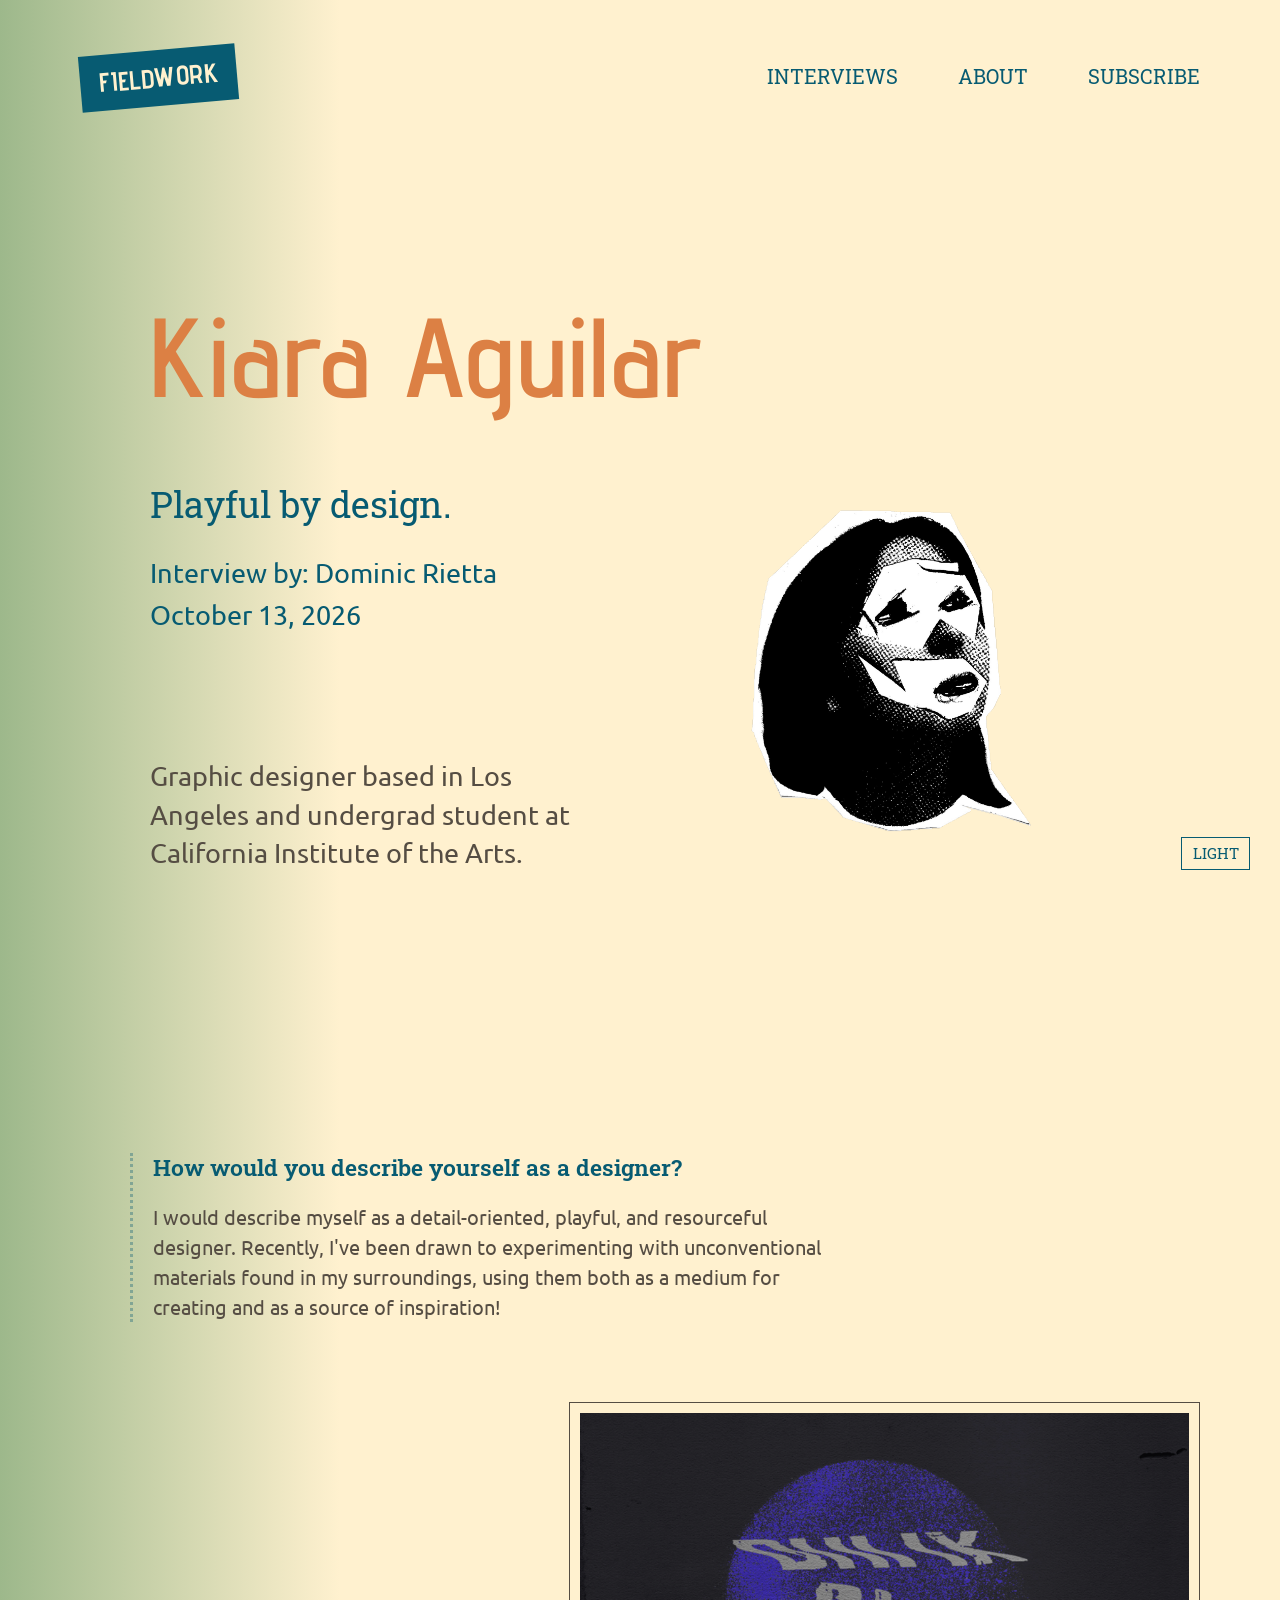
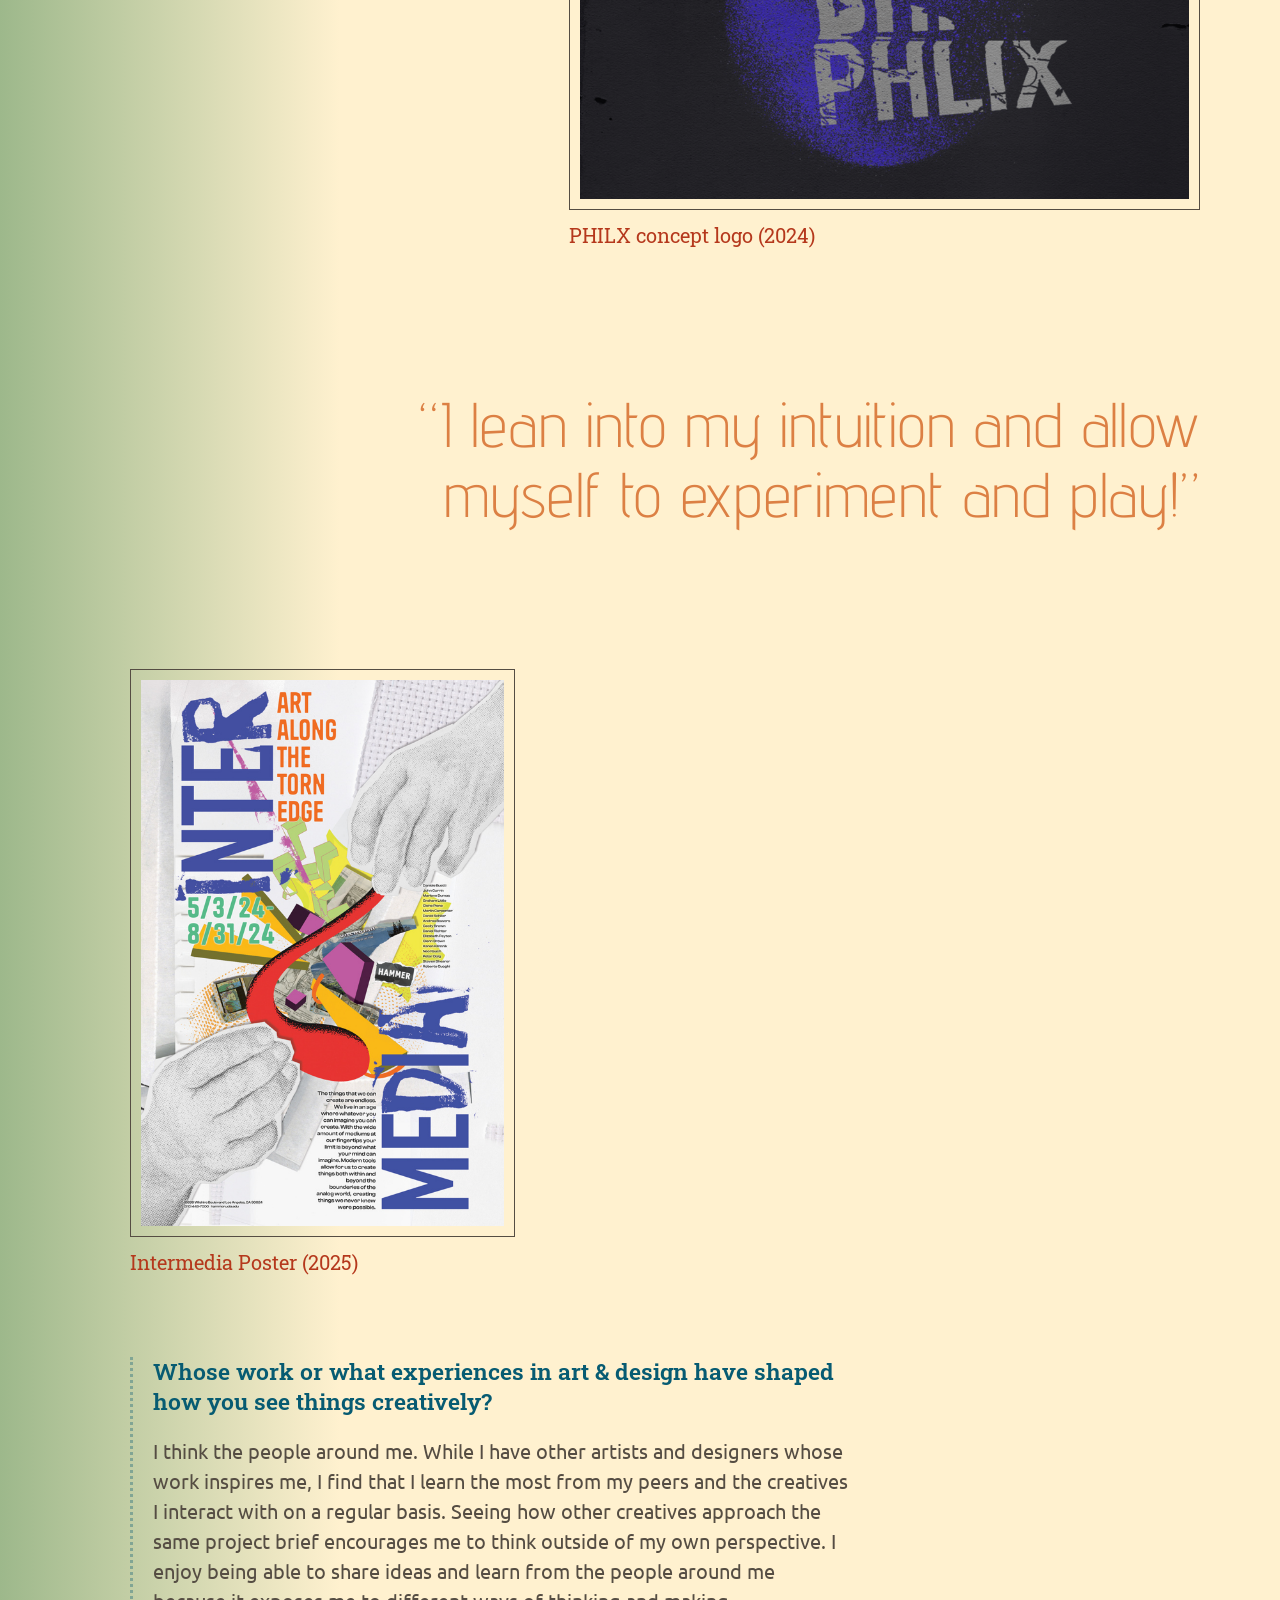
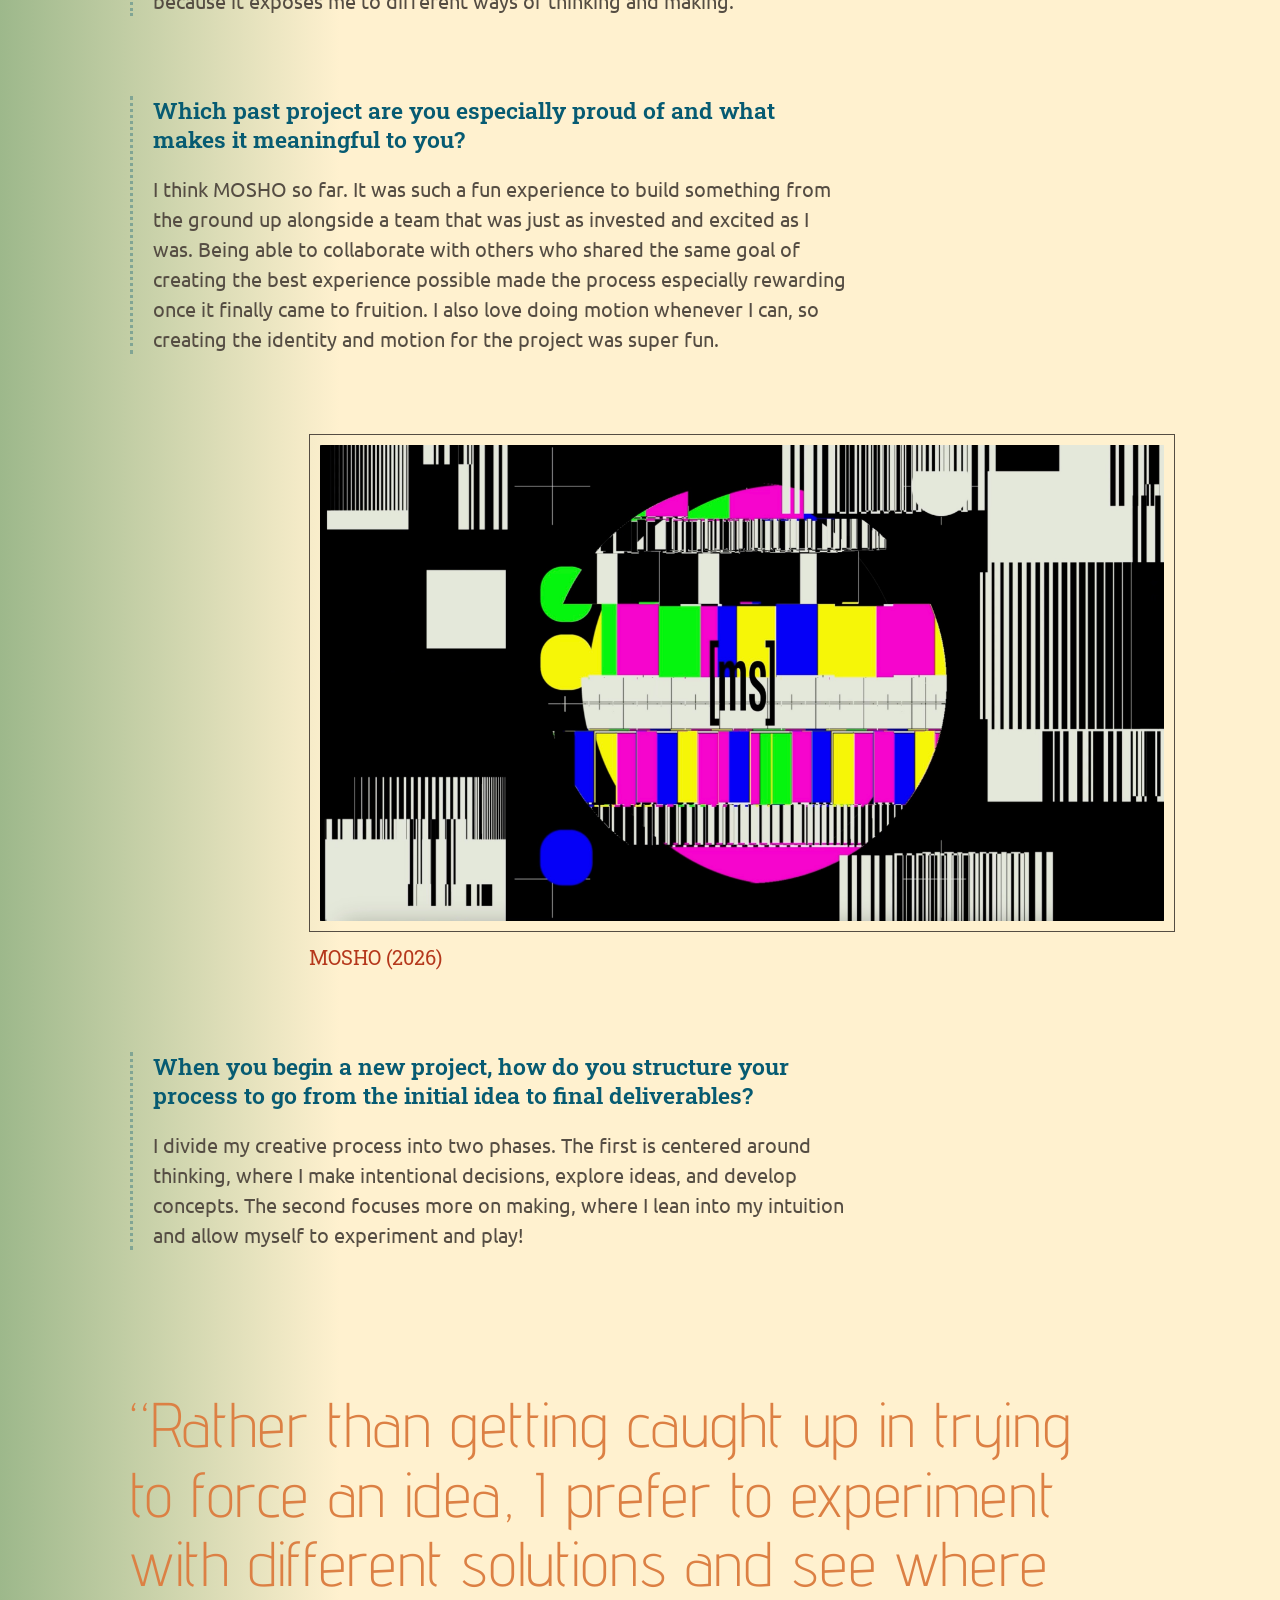
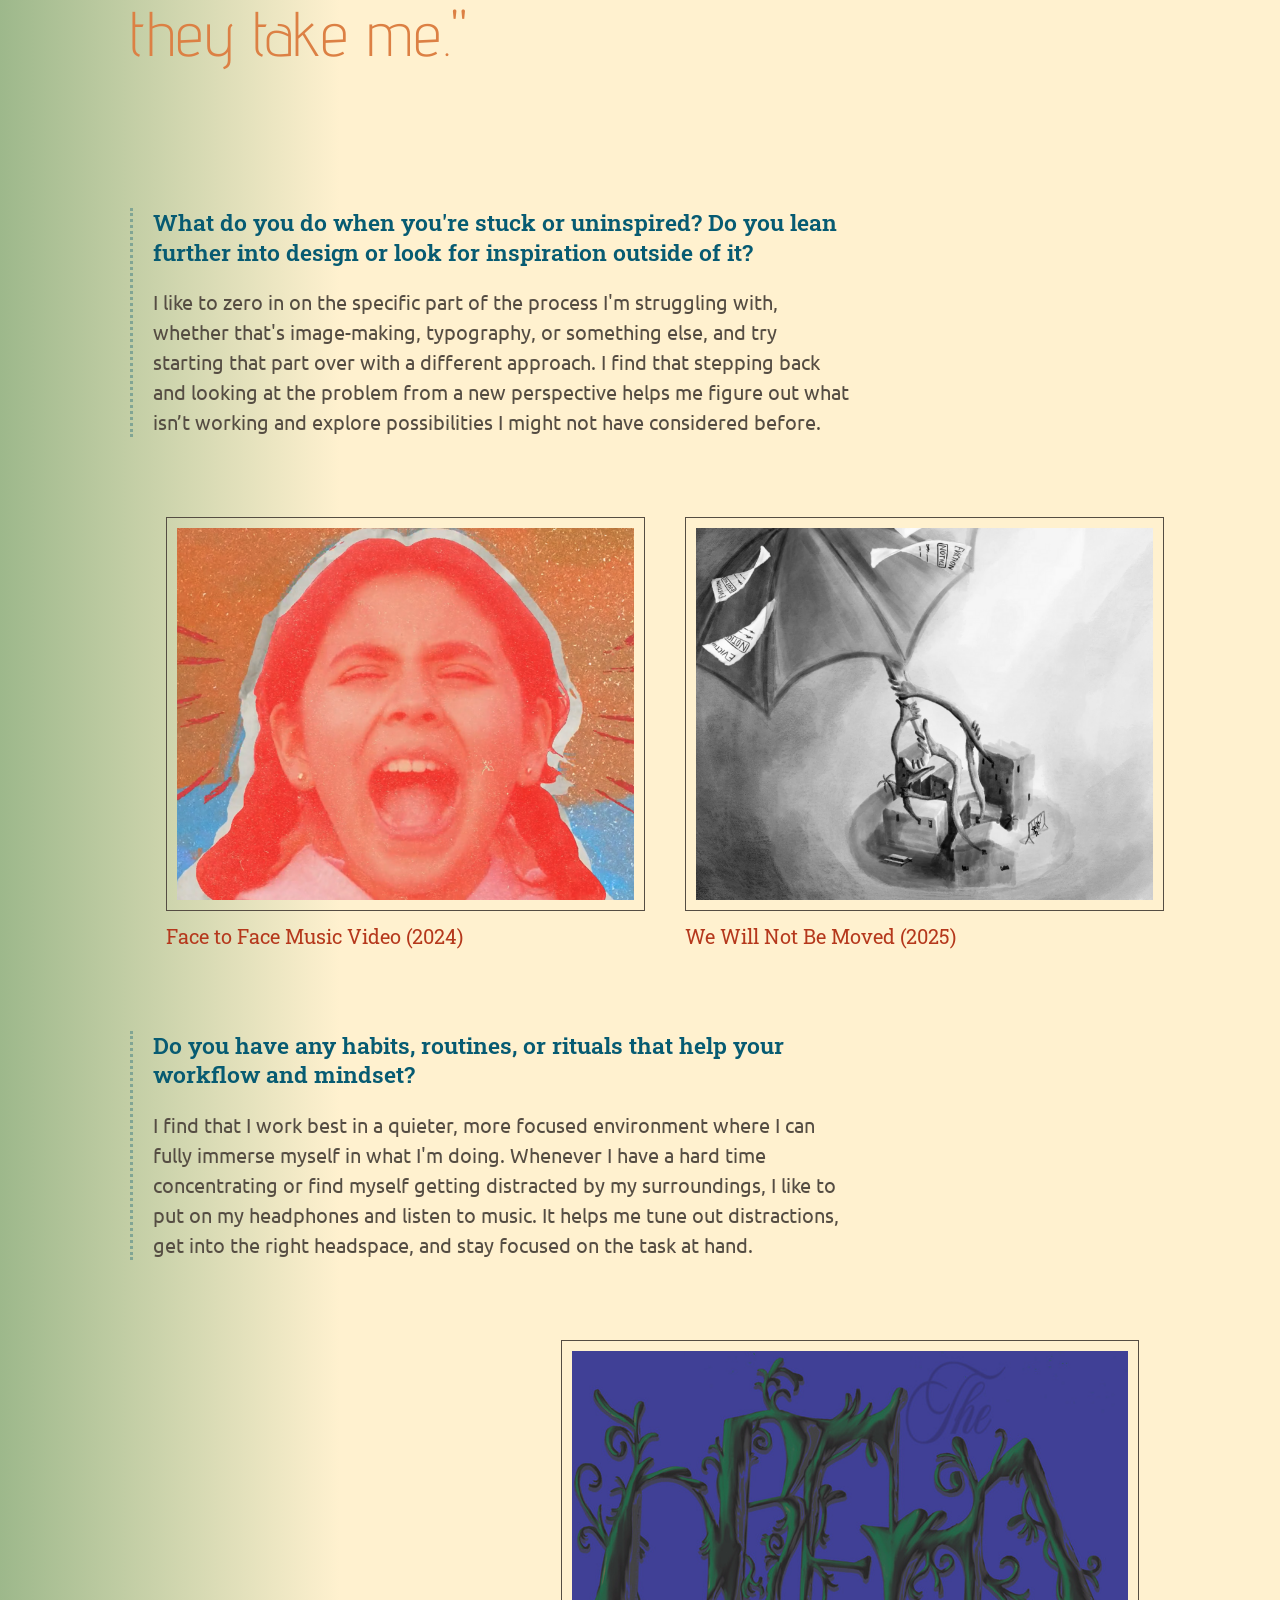
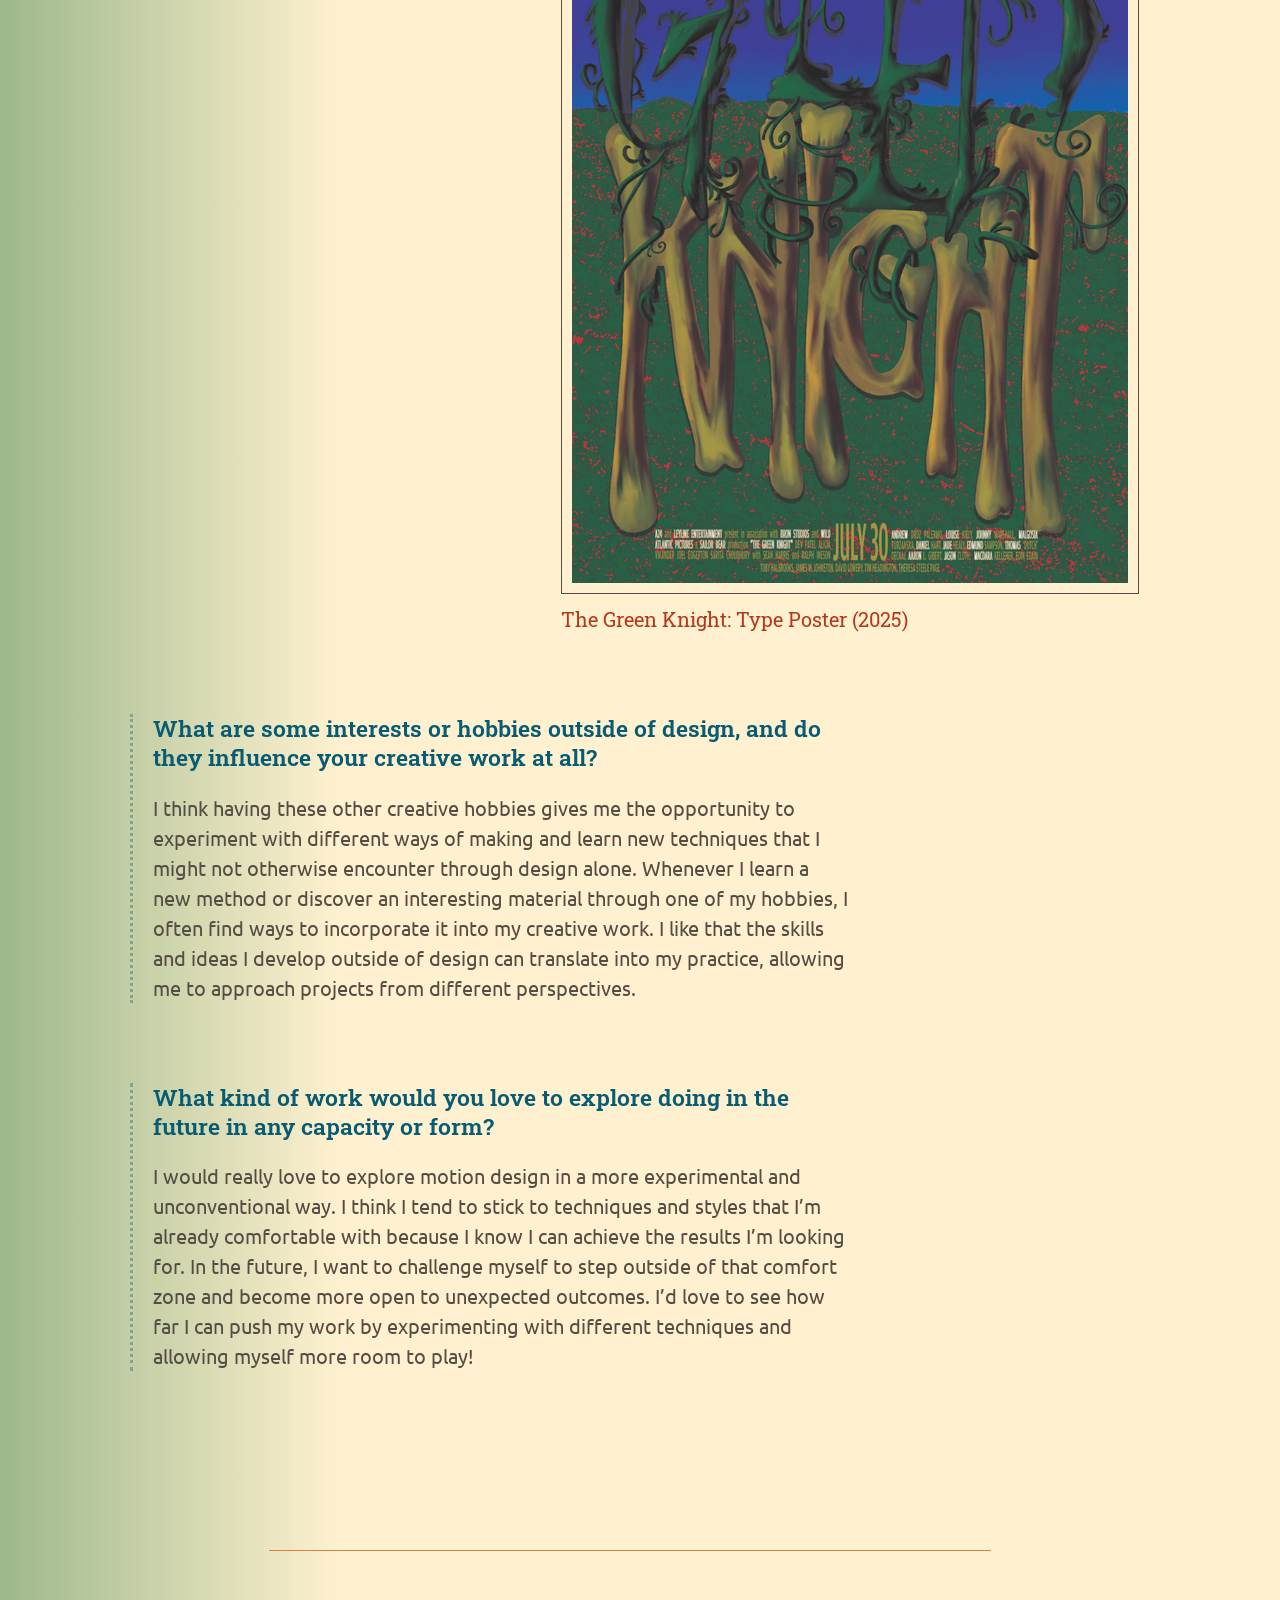
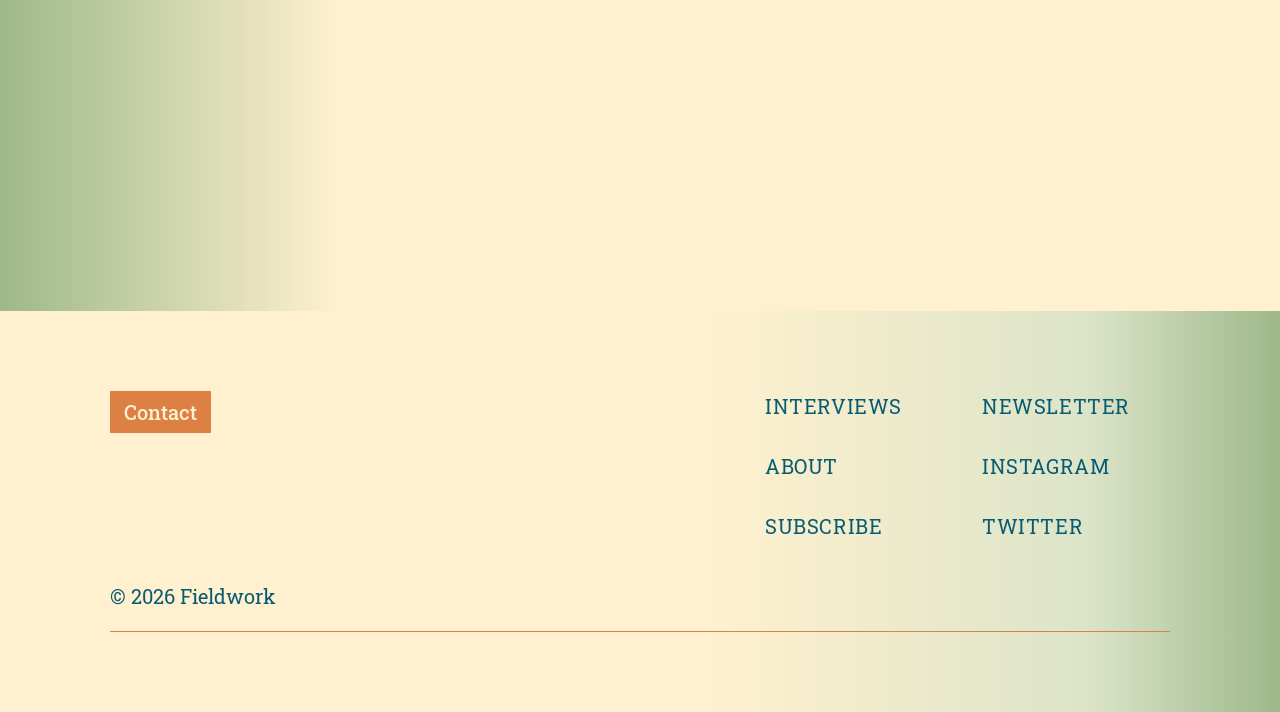
<file: interview--one.html>
<!DOCTYPE html>
<html lang="en">
<head>
	<meta charset="utf-8">
	<meta content="initial-scale=1.0,width=device-width" name="viewport">

	<title>Interview One</title>

	<link href="css/reset.css" rel="stylesheet" type="text/css">
	<link href="css/styles.css" rel="stylesheet" type="text/css">

	<link rel="preconnect" href="https://fonts.googleapis.com">
	<link rel="preconnect" href="https://fonts.gstatic.com" crossorigin>
	<link href="https://fonts.googleapis.com/css2?family=Advent+Pro:ital,wght@0,100..900;1,100..900&family=Roboto+Slab:wght@100..900&family=Ubuntu:ital,wght@0,300;0,400;0,500;0,700;1,300;1,400;1,500;1,700&display=swap" rel="stylesheet">

	
	<script src="js/scripts.js"></script>
</head>

<body>
	<header class="top-bar">
		<button class="top-bar__menu" type="button">
			<span class="visually-hidden">Menu</span>
		</button>

		<a class="top-bar__logo" href="index.html">Fieldwork</a>

		<nav class="top-bar__nav">
			<a href="interviews.html">Interviews</a>
			<a href="about.html">About</a>
			<a href="subscribe.html">Subscribe</a>
		</nav>

		<button class="top-bar__mode js-mode" type="button">Light</button>
	</header>
	
	<main>
		<article class="interview-page">
			<section class="interview-page__intro">
				<h1 class="interview-page__name">Kiara Aguilar</h1>

				<p class="interview-page__subtitle">Playful by design.</p>

				<img class="interview-page__portrait" src="images/kiara-portrait.png" alt="Portrait of Kiara Aguilar">

				<p class="interview-page__details">Interview by: Dominic Rietta<br>October 13, 2026
				</p>

				<p class="interview-page__bio">Graphic designer based in Los Angeles and undergrad student at California Institute of the Arts.</p>
			</section>

			<section class="interview-page__body">
				<div class="interview-page__qa">
					<h2 class="interview-page__question">How would you describe yourself as a designer?</h2>

					<p class="interview-page__answer">I would describe myself as a detail-oriented, playful, and resourceful designer. Recently, I've been drawn to experimenting with unconventional materials found in my surroundings, using them both as a medium for creating and as a source of inspiration!
					</p>
				</div>

				<div class="interview-page__project interview-page__project--right">
					<img class="interview-page__image" src="images/phlix-logo.png" alt="Designer's project">

					<p class="interview-page__caption">PHILX concept logo (2024)</p>
				</div>

				<blockquote class="interview-page__quote interview-page__quote--right">
					<p class="interview-page__quote-text">“I lean into my intuition and allow myself to experiment and play!”</p>
				</blockquote>

				<div class="interview-page__project interview-page__project--left">
					<img class="interview-page__image" src="images/intermedia-poster.png" alt="Designer's project">

					<p class="interview-page__caption">Intermedia Poster (2025)</p>
				</div>

				<div class="interview-page__qa">
					<h2 class="interview-page__question">Whose work or what experiences in art & design have shaped how you see things creatively?</h2>

					<p class="interview-page__answer">I think the people around me. While I have other artists and designers whose work inspires me, I find that I learn the most from my peers and the creatives I interact with on a regular basis. Seeing how other creatives approach the same project brief encourages me to think outside of my own perspective. I enjoy being able to share ideas and learn from the people around me because it exposes me to different ways of thinking and making.</p>
				</div>

				<div class="interview-page__qa">
					<h2 class="interview-page__question">Which past project are you especially proud of and what makes it meaningful to you?</h2>

					<p class="interview-page__answer">I think MOSHO so far. It was such a fun experience to build something from the ground up alongside a team that was just as invested and excited as I was. Being able to collaborate with others who shared the same goal of creating the best experience possible made the process especially rewarding once it finally came to fruition. I also love doing motion whenever I can, so creating the identity and motion for the project was super fun.</p>
				</div>

				<div class="interview-page__project interview-page__project--wide">
					<img class="interview-page__image" src="images/mosho.JPEG" alt="Designer's project">

					<p class="interview-page__caption">MOSHO (2026)</p>
				</div>

				<div class="interview-page__qa">
					<h2 class="interview-page__question">When you begin a new project, how do you structure your process to go from the initial idea to final deliverables?</h2>

					<p class="interview-page__answer">I divide my creative process into two phases. The first is centered around thinking, where I make intentional decisions, explore ideas, and develop concepts. The second focuses more on making, where I lean into my intuition and allow myself to experiment and play!
					</p>
				</div>

				<blockquote class="interview-page__quote interview-page__quote--left">
					<p class="interview-page__quote-text">“Rather than getting caught up in trying to force an idea, I prefer to experiment with different solutions and see where they take me."</p>
				</blockquote>

				<div class="interview-page__qa">
					<h2 class="interview-page__question">What do you do when you're stuck or uninspired? Do you lean further into design or look for inspiration outside of it?</h2>

					<p class="interview-page__answer">I like to zero in on the specific part of the process I'm struggling with, whether that's image-making, typography, or something else, and try starting that part over with a different approach. I find that stepping back and looking at the problem from a new perspective helps me figure out what isn’t working and explore possibilities I might not have considered before.</p>
				</div>

				<div class="interview-page__project interview-page__project--half">
					<img class="interview-page__image" src="images/face-to-face.png" alt="Designer's project">

					<p class="interview-page__caption">Face to Face Music Video (2024)</p>
				</div>

				<div class="interview-page__project interview-page__project--half">
					<img class="interview-page__image" src="images/we-will-not-be-moved.png" alt="Designer's project">

					<p class="interview-page__caption">We Will Not Be Moved (2025)</p>
				</div>

				<div class="interview-page__qa">
					<h2 class="interview-page__question">Do you have any habits, routines, or rituals that help your workflow and mindset?</h2>

					<p class="interview-page__answer">I find that I work best in a quieter, more focused environment where I can fully immerse myself in what I'm doing. Whenever I have a hard time concentrating or find myself getting distracted by my surroundings, I like to put on my headphones and listen to music. It helps me tune out distractions, get into the right headspace, and stay focused on the task at hand.  
					</p>
				</div>

				<div class="interview-page__project interview-page__project--tall">
					<img class="interview-page__image" src="images/green-knight.png" alt="Designer's project">

					<p class="interview-page__caption">The Green Knight: Type Poster (2025)</p>
				</div>

				<div class="interview-page__qa">
					<h2 class="interview-page__question">What are some interests or hobbies outside of design, and do they influence your creative work at all?</h2>

					<p class="interview-page__answer">I think having these other creative hobbies gives me the opportunity to experiment with different ways of making and learn new techniques that I might not otherwise encounter through design alone. Whenever I learn a new method or discover an interesting material through one of my hobbies, I often find ways to incorporate it into my creative work. I like that the skills and ideas I develop outside of design can translate into my practice, allowing me to approach projects from different perspectives.
					</p>
				</div>

				<div class="interview-page__qa">
					<h2 class="interview-page__question">What kind of work would you love to explore doing in the future in any capacity or form?</h2>

					<p class="interview-page__answer">	I would really love to explore motion design in a more experimental and unconventional way. I think I tend to stick to techniques and styles that I’m already comfortable with because I know I can achieve the results I’m looking for. In the future, I want to challenge myself to step outside of that comfort zone and become more open to unexpected outcomes. I’d love to see how far I can push my work by experimenting with different techniques and allowing myself more room to play!
					</p>
				</div>

			</section>
		</article>
	</main>

	<footer class="site-footer">
		<a class="site-footer__contact" href="mailto:your-email@example.com">Contact</a>

		<nav class="site-footer__nav">
			<a href="interviews.html">Interviews</a>
			<a href="about.html">About</a>
			<a href="subscribe.html">Subscribe</a>
			<a href="newsletter.html">Newsletter</a>
			<a href="https://www.instagram.com/">Instagram</a>
			<a href="https://twitter.com/">Twitter</a>
		</nav>

		<p class="site-footer__copyright">&copy; 2026 Fieldwork</p>
	</footer>


</body>
</html>
</file>
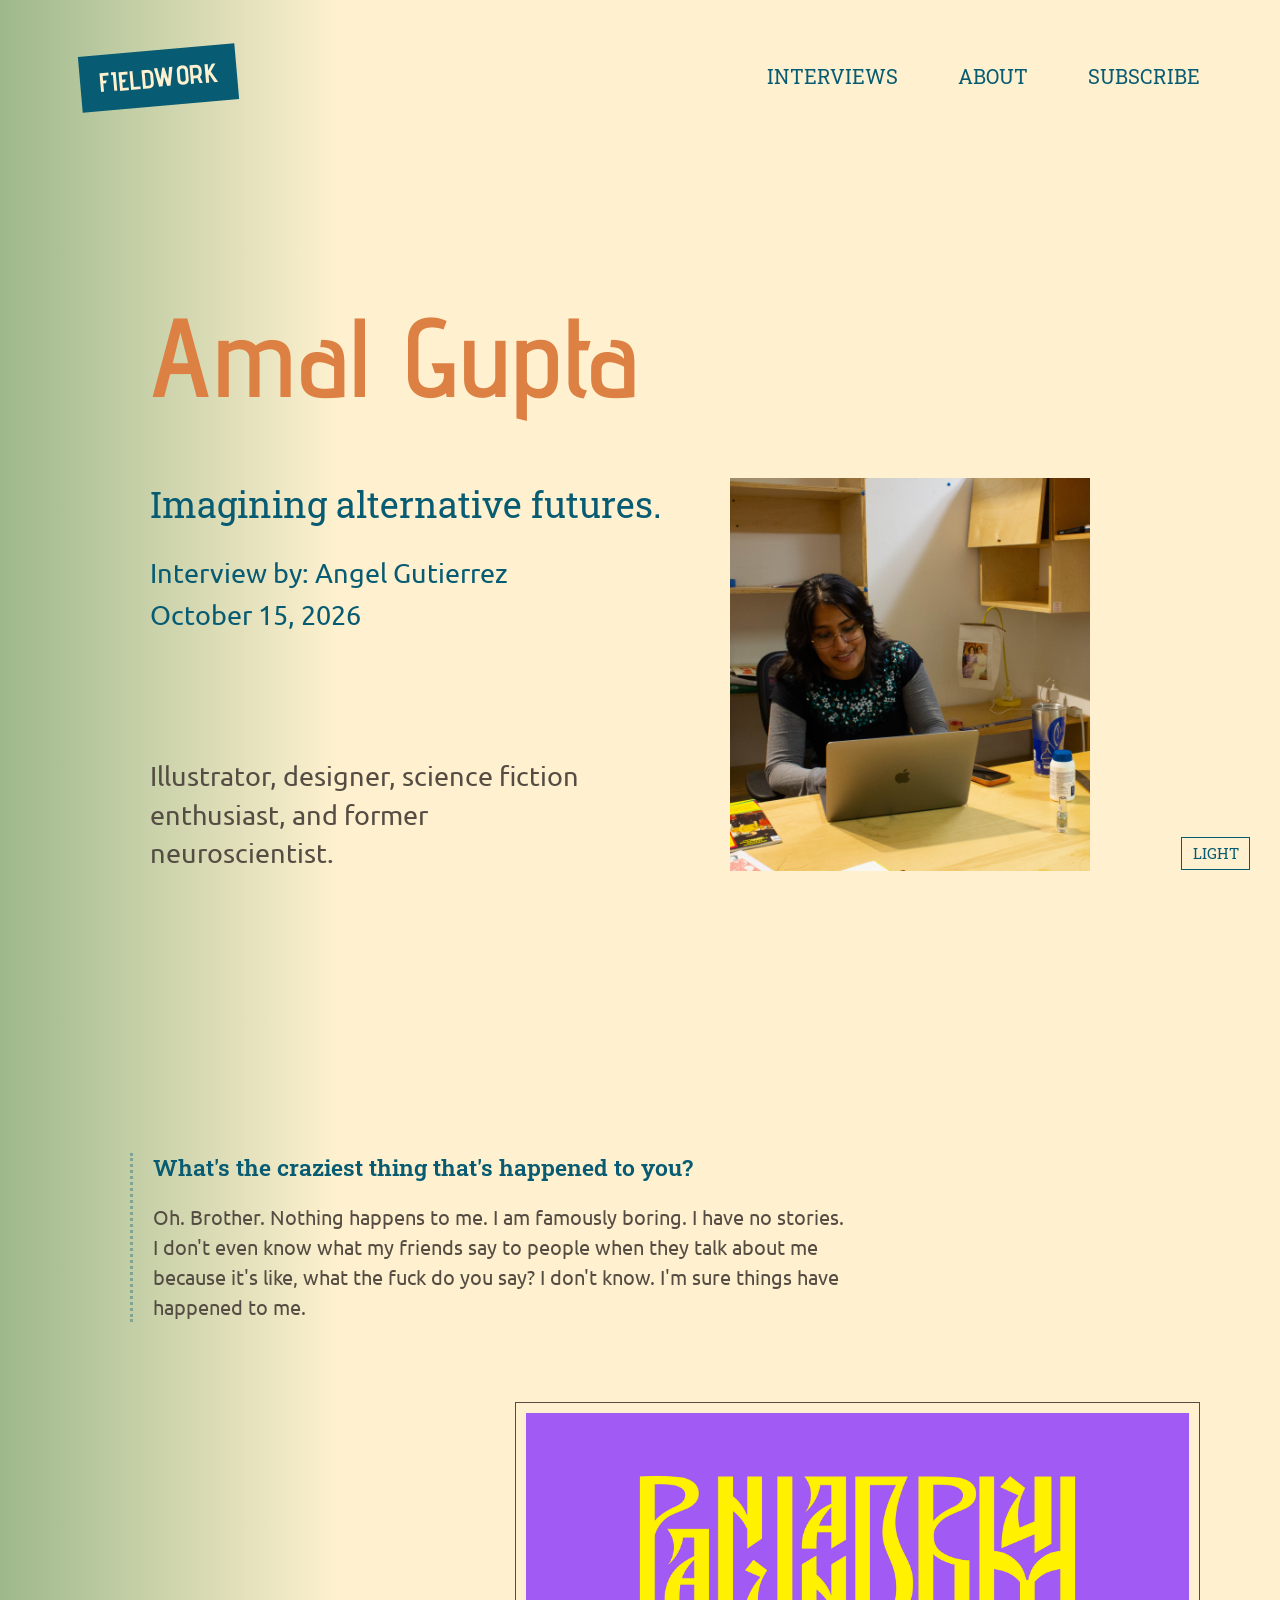
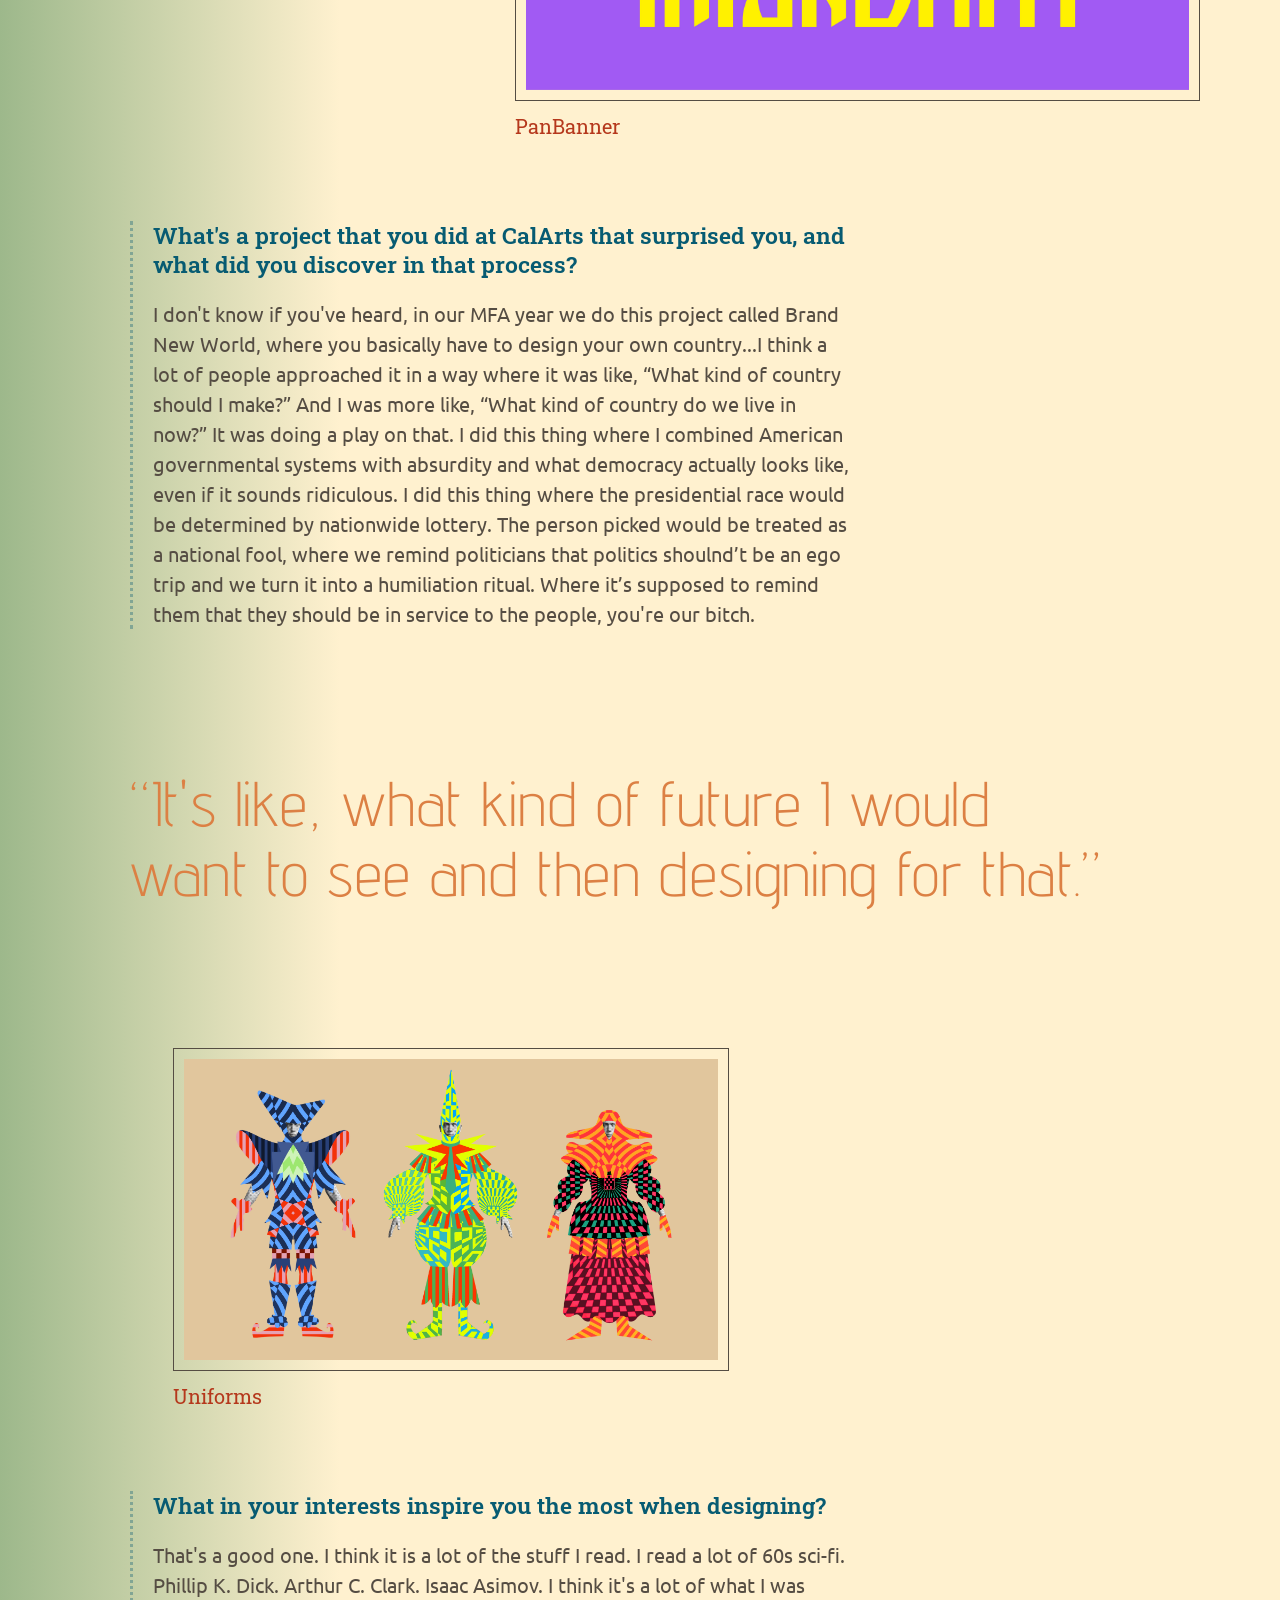
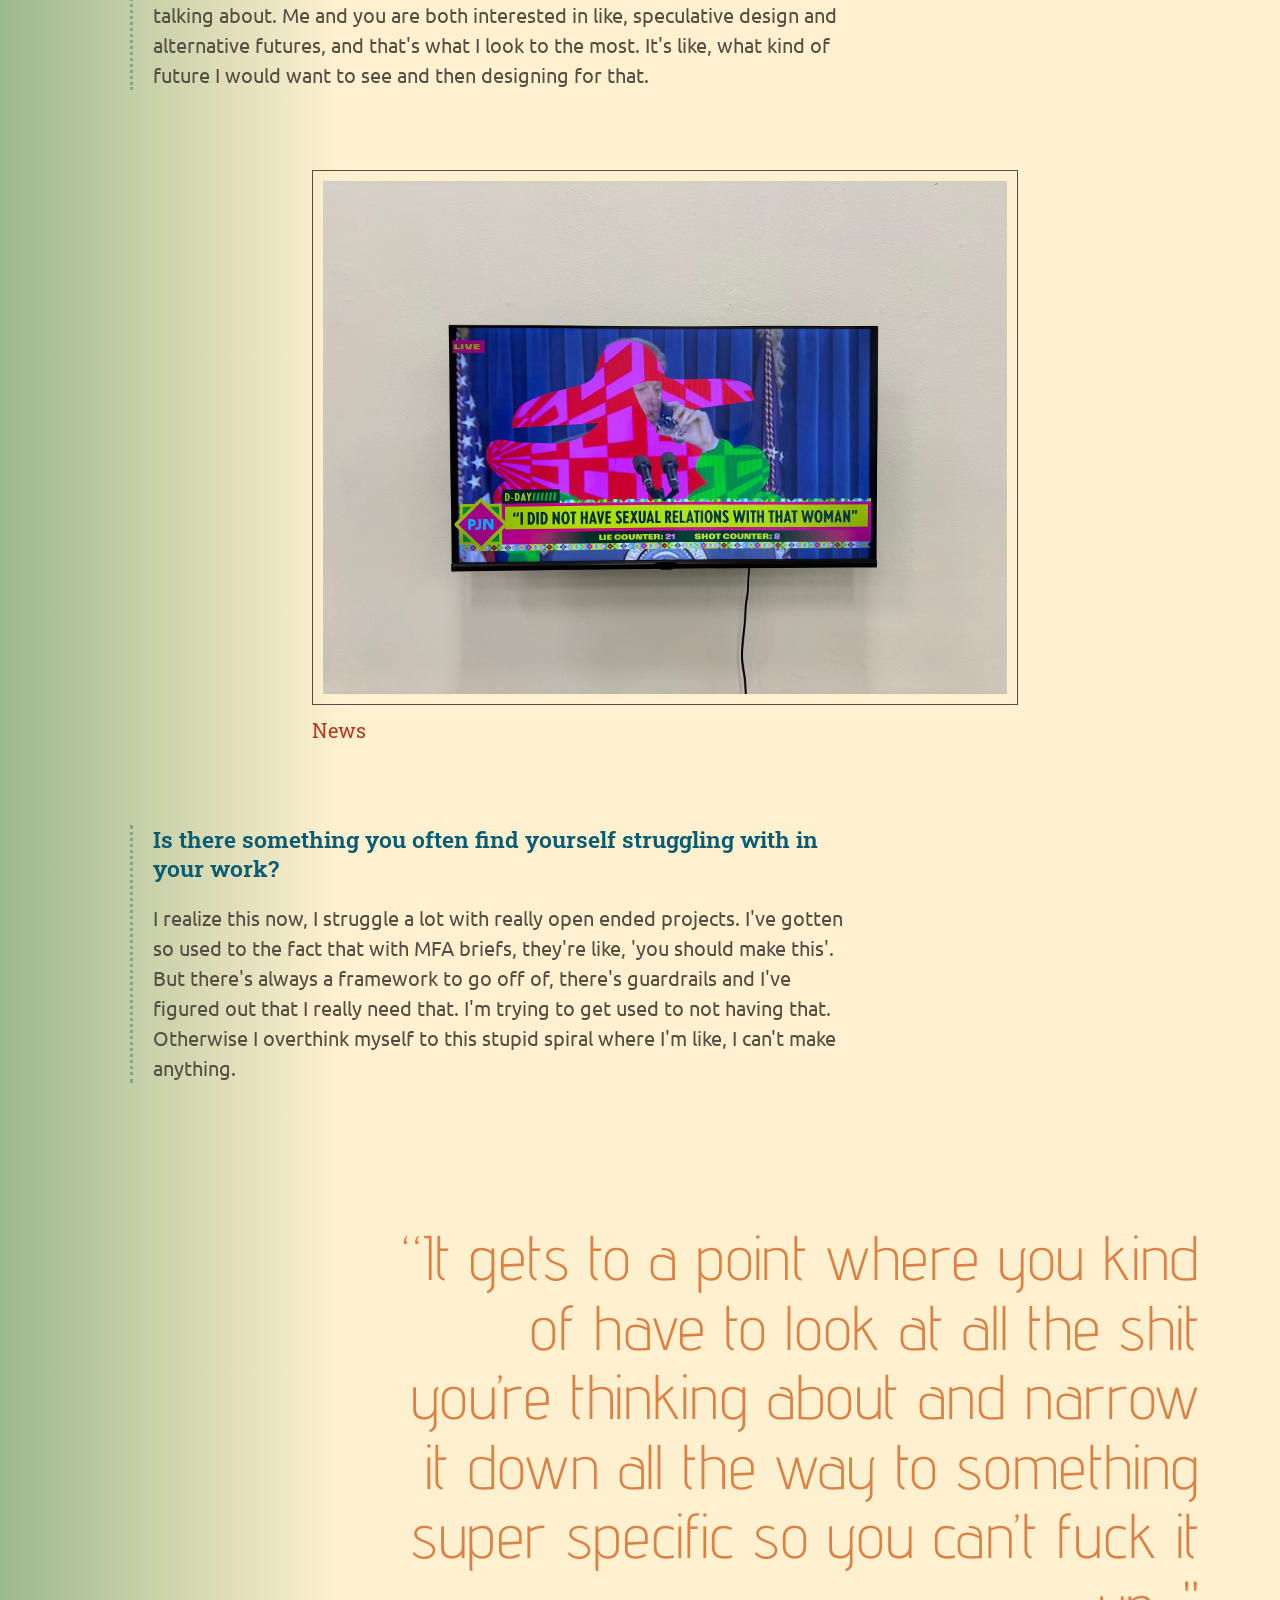
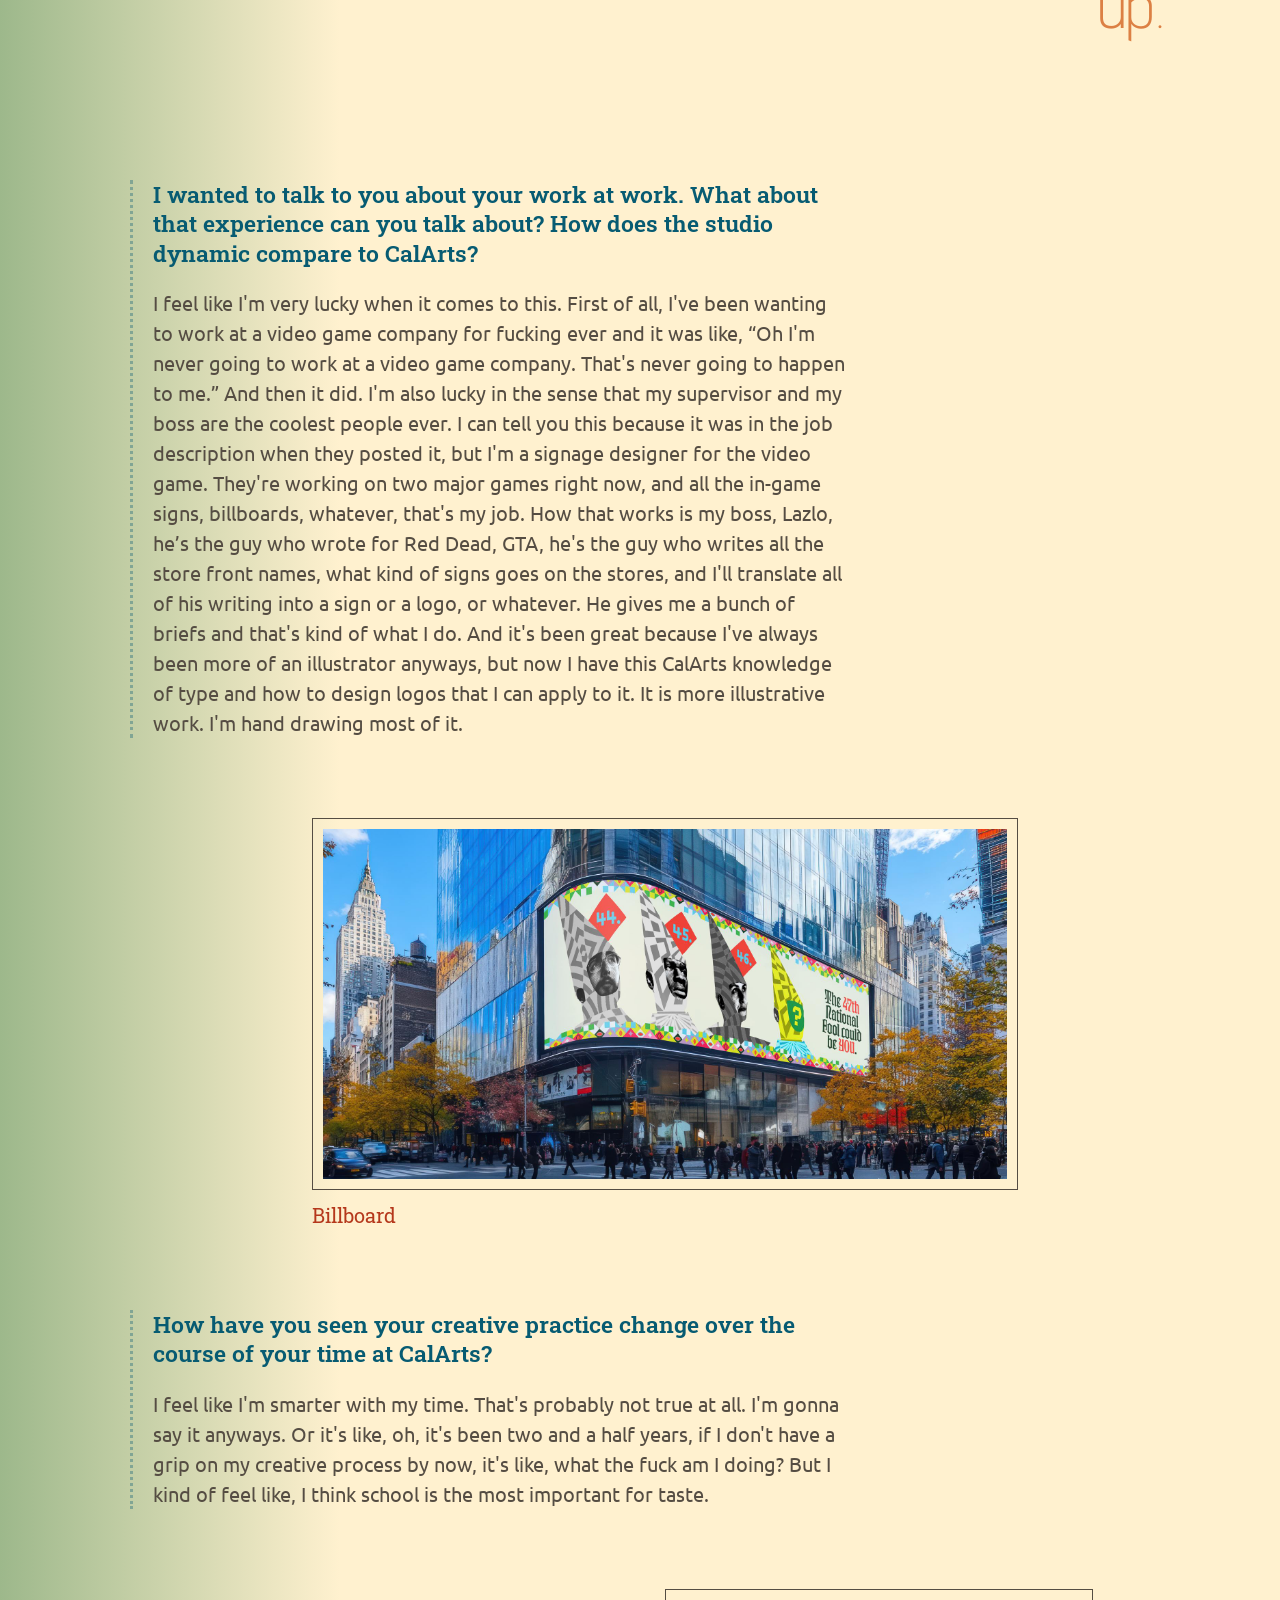
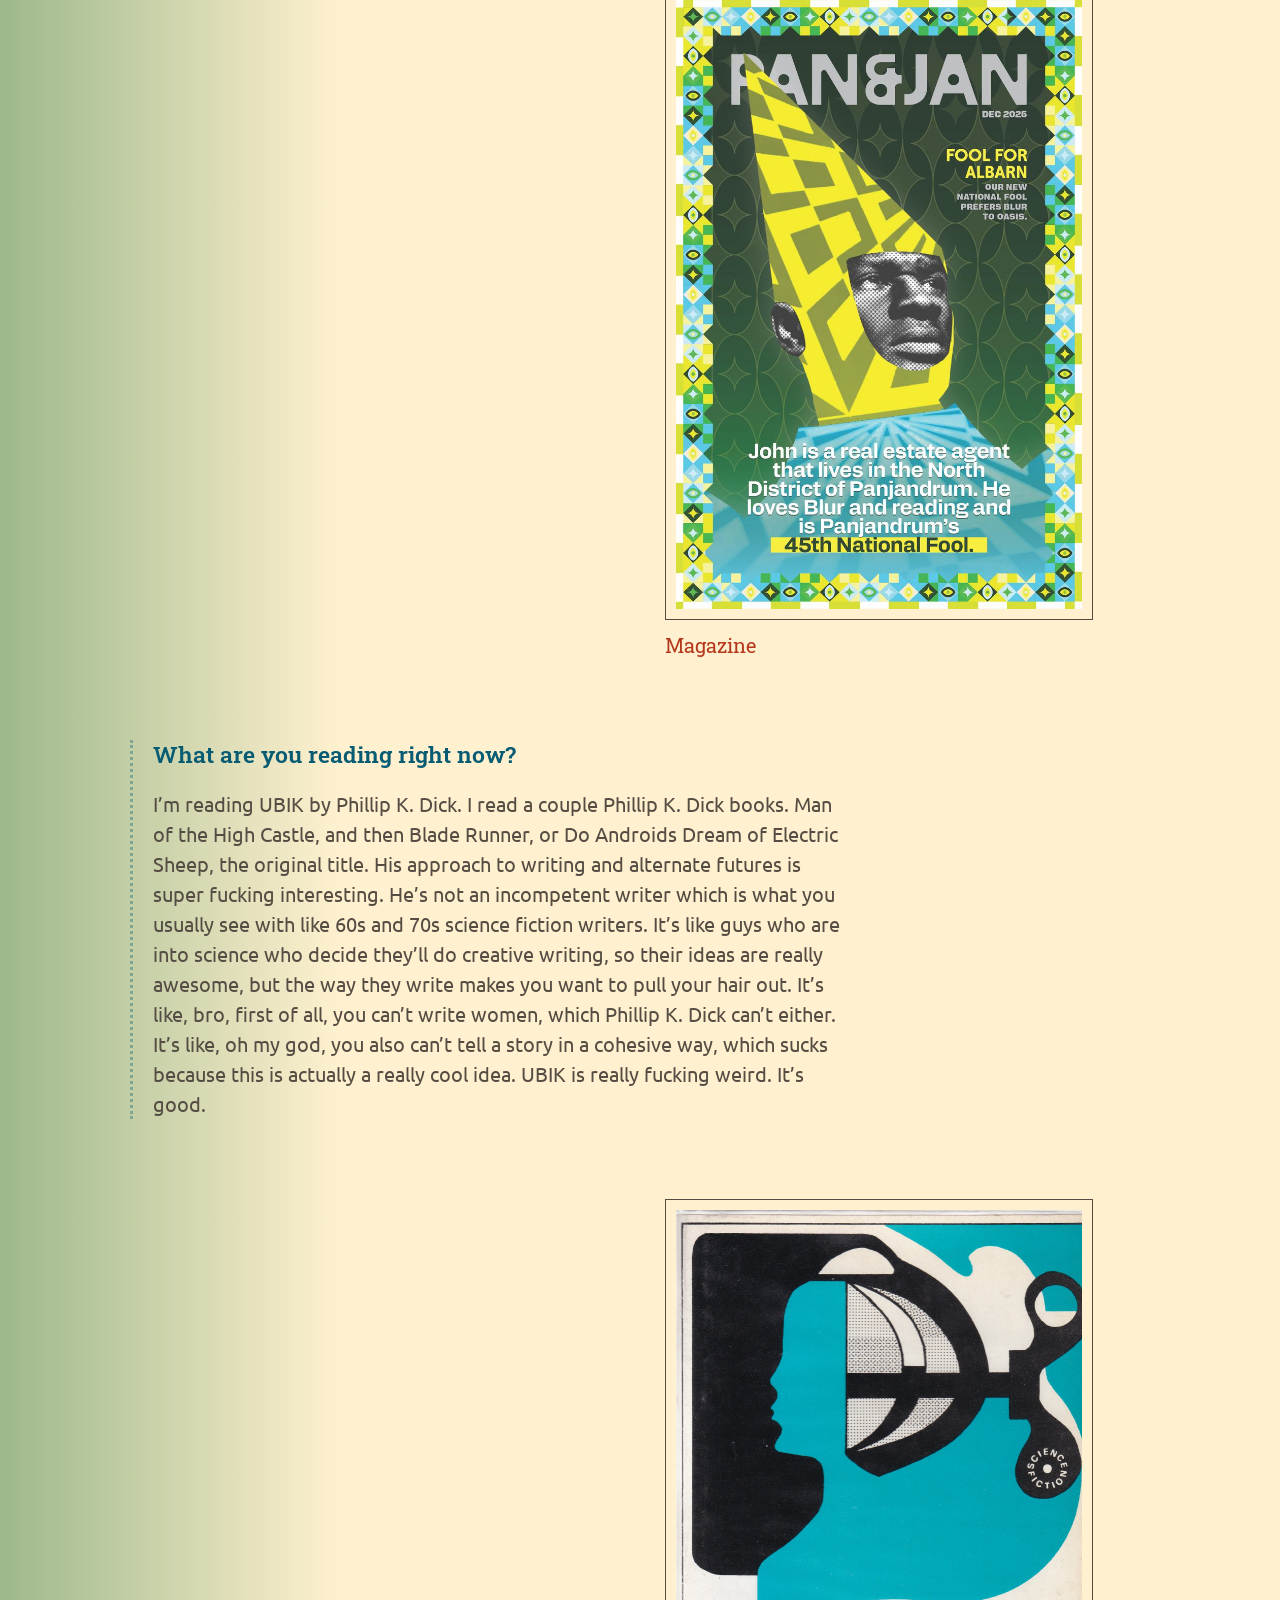
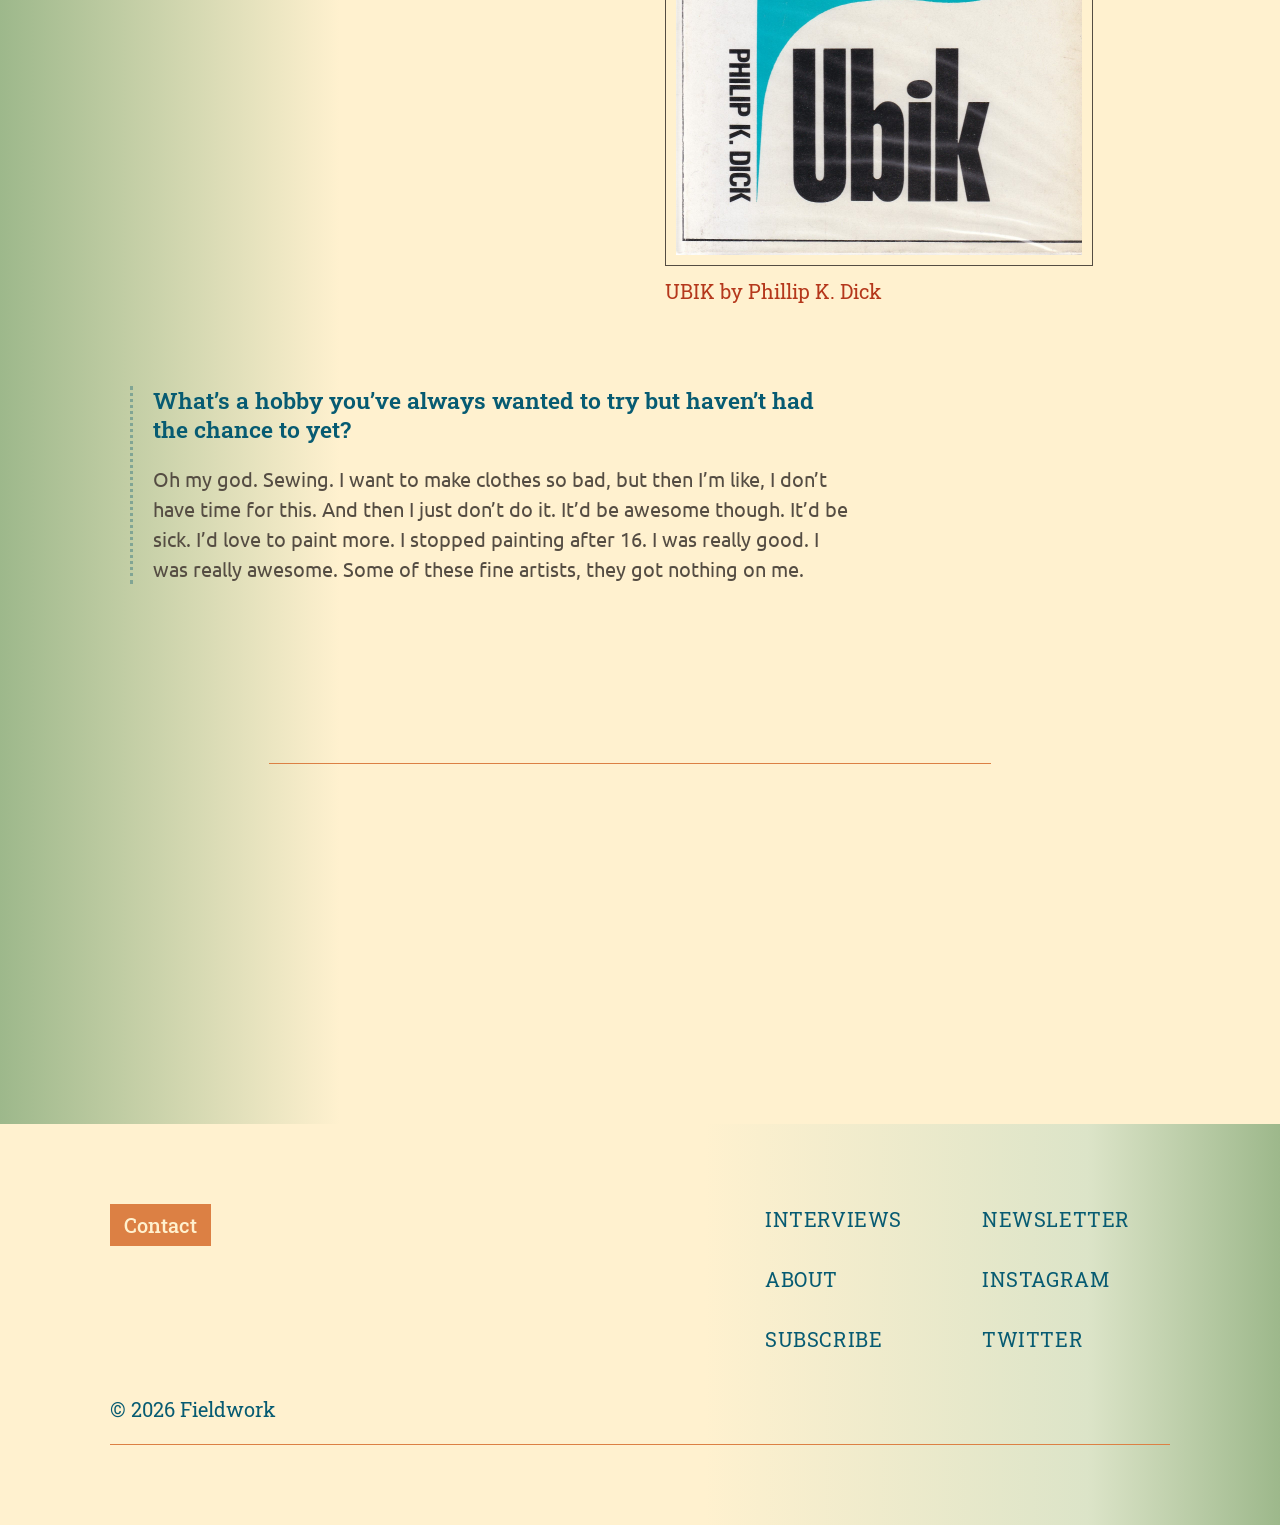
<file: interview--two.html>
<!DOCTYPE html>
<html lang="en">
<head>
	<meta charset="utf-8">
	<meta content="initial-scale=1.0,width=device-width" name="viewport">

	<title>Interview One</title>

	<link href="css/reset.css" rel="stylesheet" type="text/css">
	<link href="css/styles.css" rel="stylesheet" type="text/css">

	<link rel="preconnect" href="https://fonts.googleapis.com">
	<link rel="preconnect" href="https://fonts.gstatic.com" crossorigin>
	<link href="https://fonts.googleapis.com/css2?family=Advent+Pro:ital,wght@0,100..900;1,100..900&family=Roboto+Slab:wght@100..900&family=Ubuntu:ital,wght@0,300;0,400;0,500;0,700;1,300;1,400;1,500;1,700&display=swap" rel="stylesheet">

	
	<script src="js/scripts.js"></script>
</head>

<body>
	<header class="top-bar">
		<button class="top-bar__menu" type="button">
			<span class="visually-hidden">Menu</span>
		</button>

		<a class="top-bar__logo" href="index.html">Fieldwork</a>

		<nav class="top-bar__nav">
			<a href="interviews.html">Interviews</a>
			<a href="about.html">About</a>
			<a href="subscribe.html">Subscribe</a>
		</nav>

		<button class="top-bar__mode js-mode" type="button">Light</button>
	</header>
	
	<main>
		<article class="interview-page interview-page--b">
			<section class="interview-page__intro">
				<h1 class="interview-page__name">Amal Gupta</h1>

				<p class="interview-page__subtitle">Imagining alternative futures.</p>

				<img class="interview-page__portrait" src="images/amal_working.png" alt="Portrait of Amal Gupta">

				<p class="interview-page__details">Interview by: Angel Gutierrez<br>October 15, 2026
				</p>

				<p class="interview-page__bio">Illustrator, designer, science fiction enthusiast, and former neuroscientist.</p>
			</section>

			<section class="interview-page__body">
				<div class="interview-page__qa">
					<h2 class="interview-page__question">What's the craziest thing that's happened to you?</h2>

					<p class="interview-page__answer">Oh. Brother. Nothing happens to me. I am famously boring. I have no stories. I don't even know what my friends say to people when they talk about me because it's like, what the fuck do you say? I don't know. I'm sure things have happened to me. 
					</p>
				</div>

				<div class="interview-page__project interview-page__project--right">
					<img class="interview-page__image" src="images/PanBanner-10.png" alt="Designer's project">

					<p class="interview-page__caption">PanBanner</p>
				</div>

				<div class="interview-page__qa">
					<h2 class="interview-page__question">What's a project that you did at CalArts that surprised you, and what did you discover in that process?</h2>

					<p class="interview-page__answer">I don't know if you've heard, in our MFA year we do this project called Brand New World, where you basically have to design your own country...I think a lot of people approached it in a way where it was like, “What kind of country should I make?” And I was more like, “What kind of country do we live in now?” It was doing a play on that. I did this thing where I combined American governmental systems with absurdity and what democracy actually looks like, even if it sounds ridiculous. I did this thing where the presidential race would be determined by nationwide lottery. The person picked would be treated as a national fool, where we remind politicians that politics shoulnd’t be an ego trip and we turn it into a humiliation ritual. Where it’s supposed to remind them that they should be in service to the people, you're our bitch.</p>
				</div>

				<blockquote class="interview-page__quote interview-page__quote--left">
					<p class="interview-page__quote-text">“It's like, what kind of future I would want to see and then designing for that.”</p>
				</blockquote>

				<div class="interview-page__project interview-page__project--left">
					<img class="interview-page__image" src="images/Uniform02.png" alt="Designer's project">

					<p class="interview-page__caption">Uniforms</p>
				</div>

				<div class="interview-page__qa">
					<h2 class="interview-page__question">What in your interests inspire you the most when designing?</h2>

					<p class="interview-page__answer">That's a good one. I think it is a lot of the stuff I read. I read a lot of 60s sci-fi. Phillip K. Dick. Arthur C. Clark. Isaac Asimov. I think it's a lot of what I was talking about. Me and you are both interested in like, speculative design and alternative futures, and that's what I look to the most. It's like, what kind of future I would want to see and then designing for that.</p>
				</div>

				<div class="interview-page__project interview-page__project--wide">
					<img class="interview-page__image" src="images/news_photo.jpg" alt="Designer's project">

					<p class="interview-page__caption">News</p>
				</div>

				<div class="interview-page__qa">
					<h2 class="interview-page__question">Is there something you often find yourself struggling with in your work?</h2>

					<p class="interview-page__answer">I realize this now, I struggle a lot with really open ended projects. I've gotten so used to the fact that with MFA briefs, they're like, 'you should make this'. But there's always a framework to go off of, there's guardrails and I've figured out that I really need that. I'm trying to get used to not having that. Otherwise I overthink myself to this stupid spiral where I'm like, I can't make anything.
					</p>
				</div>

				<blockquote class="interview-page__quote interview-page__quote--right">
					<p class="interview-page__quote-text">“It gets to a point where you kind of have to look at all the shit you’re thinking about and narrow it down all the way to something super specific so you can’t fuck it up. 
"</p>
				</blockquote>

				<div class="interview-page__qa">
					<h2 class="interview-page__question">I wanted to talk to you about your work at work. What about that experience can you talk about? How does the studio dynamic compare to CalArts?</h2>

					<p class="interview-page__answer"> I feel like I'm very lucky when it comes to this. First of all, I've been wanting to work at a video game company for fucking ever and it was like, “Oh I'm never going to work at a video game company. That's never going to happen to me.” And then it did. I'm also lucky in the sense that my supervisor and my boss are the coolest people ever. I can tell you this because it was in the job description when they posted it, but I'm a signage designer for the video game. They're working on two major games right now, and all the in-game signs, billboards, whatever, that's my job. How that works is my boss, Lazlo, he’s the guy who wrote for Red Dead, GTA, he's the guy who writes all the store front names, what kind of signs goes on the stores, and I'll translate all of his writing into a sign or a logo, or whatever. He gives me a bunch of briefs and that's kind of what I do. And it's been great because I've always been more of an illustrator anyways, but now I have this CalArts knowledge of type and how to design logos that I can apply to it. It is more illustrative work. I'm hand drawing most of it.

					</p>
				</div>

				<div class="interview-page__project interview-page__project--wide">
					<img class="interview-page__image" src="images/Billboard02.jpg" alt="Designer's project">

					<p class="interview-page__caption">Billboard</p>
				</div>

				<!-- <div class="interview-page__project interview-page__project--half">
					<img class="interview-page__image" src="images/we-will-not-be-moved.png" alt="Designer's project">

					<p class="interview-page__caption">We Will Not Be Moved (2025)</p>
				</div> -->

				<div class="interview-page__qa">
					<h2 class="interview-page__question">How have you seen your creative practice change over the course of your time at CalArts?</h2>

					<p class="interview-page__answer">I feel like I'm smarter with my time. That's probably not true at all. I'm gonna say it anyways. Or it's like, oh, it's been two and a half years, if I don't have a grip on my creative process by now, it's like, what the fuck am I doing? But I kind of feel like, I think school is the most important for taste.
					</p>
				</div>

				<div class="interview-page__project interview-page__project--tall">
					<img class="interview-page__image" src="images/Magazines-10.jpg" alt="Designer's project">

					<p class="interview-page__caption">Magazine</p>
				</div>

				<div class="interview-page__qa">
					<h2 class="interview-page__question">What are you reading right now?</h2>

					<p class="interview-page__answer">I’m reading UBIK by Phillip K. Dick. I read a couple Phillip K. Dick books. Man of the High Castle, and then Blade Runner, or Do Androids Dream of Electric Sheep, the original title. His approach to writing and alternate futures is super fucking interesting. He’s not an incompetent writer which is what you usually see with like 60s and 70s science fiction writers. It’s like guys who are into science who decide they’ll do creative writing, so their ideas are really awesome, but the way they write makes you want to pull your hair out. It’s like, bro, first of all, you can’t write women, which Phillip K. Dick can’t either. It’s like, oh my god, you also can’t tell a story in a cohesive way, which sucks because this is actually a really cool idea. UBIK is really fucking weird. It’s good.
					</p>
				</div>

				<div class="interview-page__project interview-page__project--tall">
					<img class="interview-page__image" src="images/ubik 1970.jpg" alt="Designer's project">

					<p class="interview-page__caption">UBIK by Phillip K. Dick</p>
				</div>

				<div class="interview-page__qa">
					<h2 class="interview-page__question">What’s a hobby you’ve always wanted to try but haven’t had the chance to yet?</h2>

					<p class="interview-page__answer">Oh my god. Sewing. I want to make clothes so bad, but then I’m like, I don’t have time for this. And then I just don’t do it. It’d be awesome though. It’d be sick. I’d love to paint more. I stopped painting after 16. I was really good. I was really awesome. Some of these fine artists, they got nothing on me.
					</p>
				</div>

			</section>
		</article>
	</main>

	<footer class="site-footer">
		<a class="site-footer__contact" href="mailto:your-email@example.com">Contact</a>

		<nav class="site-footer__nav">
			<a href="interviews.html">Interviews</a>
			<a href="about.html">About</a>
			<a href="subscribe.html">Subscribe</a>
			<a href="newsletter.html">Newsletter</a>
			<a href="https://www.instagram.com/">Instagram</a>
			<a href="https://twitter.com/">Twitter</a>
		</nav>

		<p class="site-footer__copyright">&copy; 2026 Fieldwork</p>
	</footer>


</body>
</html>
</file>
<file: css/styles.css>
/* VARIABLES */

:root {
	/* Type scale: Perfect Fourth */
	--size-080: .563rem;
	--size-090: .75rem;
	--size-095: .875rem;
	--size-100: 1rem;
	--size-150: 1.125rem;
	--size-175: 1.25rem;
	--size-200: 1.333rem;
	--size-250: 1.5rem;
	--size-300: 1.777rem;
	--size-400: 2.369rem;
	--size-450: 2.75rem;
	--size-500: 3.157rem;
	--size-600: 5rem;
	--size-700: 5.61rem;

	/* Spacing */
	--space-090: .5rem;
	--space-100: 1rem;
	--space-200: 1.5rem;
	--space-300: 2rem;
	--space-400: 3rem;
	--space-500: 4rem;
	--space-600: 6rem;
	--space-700: 8rem;

	/* Colors */
	--color-page-bg: #fff1cf;
	--color-text: #075b72;
	--color-accent: #dc8044;
	--color-date: #B5381C;
	--color-border: #075b72;
	--color-grid: #554d43;
	--color-image-placeholder: #e1c69d;
	--color-image-border: #dc9a30;
	--color-footer-green: #9db88b;
	--color-footer-mid: #dce4c8;

	--masthead-angle: -5deg;

	/* Scaling: 375px on mobile and 1024px on desktop. */
	--frame: 23.4375rem;
	font-size: clamp(13px, calc(100vw / 23.4375), 26px);

	@media screen and (min-width: 1024px) {
		--frame: 64rem;
		font-size: clamp(16px, calc(100vw / 64), 26px);
	}

	/* Dark mode */
	.dark-mode {
		--color-page-bg: #082a33;
		--color-text: #fff1cf;
		--color-accent: #ECC386;
		--color-date: #F1AF45;
		--color-border: #fff1cf;
		--color-grid: #d8cfbb;
		--color-image-placeholder: #17414b;
		--color-image-border: #dc9a30;
		--color-footer-green: #1c4d47;
		--color-footer-mid: #12383d;
	}
}


/* BASE */

body {
	overflow-x: hidden;
	background-color: var(--color-page-bg);
	color: var(--color-text);
	font-family: "Roboto Slab", serif;
	font-size: var(--size-100);
	line-height: 1.5;
	transition: background-color .3s ease, color .3s ease;

	/* Green fade down the left edge of the interview page */
	&:has(.interview-page) {
		@media screen and (min-width: 1024px) {
			background-image: linear-gradient(to right, var(--color-footer-green), var(--color-page-bg) 17rem);
			background-repeat: no-repeat;
		}
	}
}

main {
	/* max-width: var(--frame); */
	margin-inline: auto;
}

a {
	text-decoration: none;
}

img {
	display: block;
	max-width: 100%;

	.dark-mode & {
		opacity: .8;
	}
}

.interview__image,
.interview-page__portrait,
.interview-page__image {
	object-fit: cover;
	color: transparent;
}

button {
	font: inherit;
}

.visually-hidden {
	position: absolute;
	width: 1px;
	height: 1px;
	margin: -1px;
	padding: 0;
	overflow: hidden;
	clip-path: inset(50%);
	white-space: nowrap;
	border: 0;
}


/* TOP BAR */

.top-bar {
	position: absolute;
	inset: 0 0 auto;
	max-width: var(--frame);
	margin-inline: auto;
	display: grid;
	grid-template-columns: auto 1fr;
	align-items: center;
	padding: var(--space-200) var(--space-300) 0;

	@media screen and (min-width: 1024px) {
		padding: calc(var(--space-300) + var(--space-090)) 4rem 0;
	}
}

.top-bar__menu {
	width: var(--size-300);
	height: var(--size-200);
	padding: 0;
	border: 0;
	background-color: transparent;
	background-image:
		linear-gradient(var(--color-accent), var(--color-accent)),
		linear-gradient(var(--color-accent), var(--color-accent)),
		linear-gradient(var(--color-accent), var(--color-accent));
	background-repeat: no-repeat;
	background-size: 100% 2px;
	background-position: 0 0, 0 50%, 0 100%;
	cursor: pointer;

	@media screen and (min-width: 1024px) {
		display: none;
	}
}

.top-bar__logo {
	grid-column: 2;
	justify-self: end;
	padding: .3em .7em;
	background-color: var(--color-text);
	color: var(--color-page-bg);
	font-family: "Advent Pro", "Arial Narrow", sans-serif;
	font-weight: bold;
	letter-spacing: .02em;
	text-transform: uppercase;
	transform: rotate(var(--masthead-angle));
	transition: background-color .2s ease;

	&:hover,
	&:focus-visible {
		background-color: var(--color-accent);
	}

	@media screen and (min-width: 1024px) {
		grid-column: 1;
		grid-row: 1;
		justify-self: start;
		font-size: var(--size-200);
	}
}

/* Hidden on mobile until the menu button works */
.top-bar__nav {
	display: none;

	@media screen and (min-width: 1024px) {
		grid-column: 2;
		grid-row: 1;
		justify-self: end;
		display: flex;
		gap: var(--space-400);
		font-weight: bold;
		text-transform: uppercase;
	}
}

.top-bar__nav a,
.site-header__nav a {
	padding-bottom: .2em;
	background: linear-gradient(var(--color-accent), var(--color-accent)) no-repeat 0 100% / 0 2px;
	transition: background-size .3s ease;

	&:hover,
	&:focus-visible {
		background-size: 100% 2px;
	}
}

/* Color mode button set by js/scripts.js */
.top-bar__mode {
	position: fixed;
	right: var(--space-200);
	bottom: var(--space-200);
	z-index: 10;
	padding: .3em .7em;
	border: 1px solid var(--color-border);
	background-color: var(--color-page-bg);
	color: var(--color-text);
	font-size: var(--size-090);
	text-transform: uppercase;
	cursor: pointer;
}

.top-bar__menu:focus-visible,
.top-bar__logo:focus-visible,
.top-bar__mode:focus-visible {
	outline: 2px solid var(--color-accent);
	outline-offset: 2px;
}


/* LANDING PAGE: HEADER CARD */

.site-header {
	position: relative;
	display: flex;
	flex-direction: column;
	align-items: center;
	gap: var(--size-090);
	width: fit-content;
	margin: 9.1rem auto 5.4rem;
	padding: var(--size-300);
	border: 1px solid var(--color-border);
	background-color: var(--color-page-bg);
	transform: rotate(var(--masthead-angle));

	@media screen and (min-width: 1024px) {
		gap: var(--size-100);
		margin: 5.1rem auto 5rem;
		padding: var(--size-400);
	}
}

.site-header__nav {
	display: flex;
	gap: var(--space-300);
	font-size: var(--size-080);
	font-weight: bold;
	letter-spacing: .03rem;
	text-transform: uppercase;

	@media screen and (min-width: 1024px) {
		gap: var(--space-400);
		font-size: var(--size-090);
	}
}

.site-header__title,
.site-header__tagline {
	text-align: center;
}

.site-header__title {
	color: var(--color-accent);
	font-family: "Advent Pro", sans-serif;
	font-size: 2.8rem;
	font-weight: 600;
	line-height: 1.1;
	letter-spacing: .03rem;

	@media screen and (min-width: 1024px) {
		font-size: 4rem;
	}
}

.site-header__tagline {
	color: var(--color-date);
	font-family: "Ubuntu", sans-serif;
	font-size: var(--size-090);

	@media screen and (min-width: 1024px) {
		font-size: var(--size-100);
	}
}


/* LANDING PAGE: COLLAGE */

/* Pulled up behind the header so the lines start above the masthead card. */
.interviews-page {
	margin: -19.3rem auto 0;
	padding: 19.3rem 0 0;
	background-image: url("../images/lines 2.svg");
	background-repeat: repeat-y;
	background-size: 34.45rem auto;
	background-position: 50% 0;

	@media screen and (min-width: 1024px) {
		margin-top: -23.9rem;
		padding: 23.9rem 0 5.9rem;
		background-size: 52.67rem auto;
	}
}

.interviews {
	position: relative;
	height: 55.55rem;
	margin: 6.08rem 0 11.72rem;
	overflow-x: clip;

	@media screen and (min-width: 1024px) {
		height: 52.1rem;
		margin: 8.85rem 0 0;
	}
}

.interview {
	position: absolute;
	top: var(--y);
	left: var(--x);
	width: var(--w);
	aspect-ratio: var(--ratio);
}

.interview__link,
.interview__image {
	width: 100%;
	height: 100%;
}

.interview__link {
	position: relative;
	display: block;
	border: 2px solid var(--color-image-border);
	background-color: var(--color-image-placeholder);
	box-shadow: 0 0 0 1px var(--color-border);
}

.interview__date {
	position: absolute;
	z-index: 2;
	top: var(--dy);
	left: var(--dx);
	color: var(--color-date);
	-webkit-text-stroke: .075em var(--color-page-bg);
	paint-order: stroke fill;
	font-family: "Advent Pro", sans-serif;
	font-size: var(--size-200);
	line-height: 1;
	white-space: nowrap;
	transform: translate(-50%, -50%) rotate(var(--dr));

	@media screen and (min-width: 1024px) {
		font-size: var(--size-400);
	}
}

.interview--one {
	--x: 20.9%; --y: 0rem; --w: 59.5%; --ratio: 288 / 353; --dx: 19%; --dy: 4.5%; --dr: -20deg;

	@media screen and (min-width: 1024px) {
		--x: 49.2%; --y: 0rem; --w: 28.9%; --ratio: 296 / 365; --dx: 19%; --dy: 5%; --dr: -20deg;
		z-index: 4;
	}
}

.interview--two {
	--x: -17.8%; --y: 11.13rem; --w: 60.3%; --ratio: 292 / 353; --dx: 78%; --dy: 94%; --dr: -15deg;

	@media screen and (min-width: 1024px) {
		--x: 21.9%; --y: 4rem; --w: 29%; --ratio: 297 / 440; --dx: 15%; --dy: 3%; --dr: -12deg;
		z-index: 3;
	}
}

.interview--three {
	--x: 56.4%; --y: 18.3rem; --w: 57.8%; --ratio: 280 / 353; --dx: 21%; --dy: 5%; --dr: -15deg;

	@media screen and (min-width: 1024px) {
		--x: 50.9%; --y: 21.5rem; --w: 36.8%; --ratio: 377 / 307; --dx: 84%; --dy: 90%; --dr: -14deg;
		z-index: 2;
	}
}

.interview--four {
	--x: 2.7%; --y: 29.84rem; --w: 73.1%; --ratio: 354 / 286; --dx: 87%; --dy: 80%; --dr: -15deg;

	@media screen and (min-width: 1024px) {
		--x: 12.1%; --y: 20rem; --w: 36.8%; --ratio: 377 / 307; --dx: 14%; --dy: 5%; --dr: -12deg;
		z-index: 2;
	}
}

.interview--five {
	--x: 35.3%; --y: 41.6rem; --w: 72.7%; --ratio: 352 / 287; --dx: 10%; --dy: 84%; --dr: -20deg;

	@media screen and (min-width: 1024px) {
		--x: 28.9%; --y: 35.6rem; --w: 42.2%; --ratio: 432 / 264; --dx: 85%; --dy: 94%; --dr: -15deg;
		z-index: 1;
	}
}

/* LANDING PAGE: HOVER */

@media screen and (min-width: 1024px) and (hover: hover) {
	.interview {
		--hover-time: 0.9s;
	}

	.interview__link {
		transition: transform var(--hover-time) cubic-bezier(.2, .7, .2, 1), filter var(--hover-time) ease;
		will-change: transform;
	}

	.interview:hover,
	.interview:focus-within {
		z-index: 10;
	}

	.interview:hover .interview__link,
	.interview:focus-within .interview__link {
		transform: translate(var(--hx, 0), var(--hy, 0));
		filter: drop-shadow(0 .5rem 1rem rgb(0 0 0 / .25));
	}

	.interview--one   { --hx: 25%;  --hy: 8%; }
	.interview--two   { --hx: -25%; --hy: -6%; }
	.interview--three { --hx: 25%;  --hy: 8%; }
	.interview--four  { --hx: -25%; --hy: -8%; }
	.interview--five  { --hx: 20%;  --hy: -8%; }
}

@media (prefers-reduced-motion: reduce) {
	.interview,
	.interview:hover,
	.interview:focus-within {
		transition: none;
	}
}

/* INTERVIEW PAGE */

/* Page and intro */

.interview-page {
	padding: calc(var(--space-700) + var(--space-400) + var(--space-090)) var(--space-300) 0;
	margin-bottom: calc(var(--space-700) + var(--space-500));

	@media screen and (min-width: 1024px) {
		padding: 14.75rem 4rem 0 6.5rem;
		margin-bottom: calc(var(--space-700) * 2 + var(--space-300));
	}
}

.interview-page__intro {
	display: grid;
	grid-template-columns: 40% 1fr;
	column-gap: var(--space-200);
	grid-template-areas:
		"name     name"
		"subtitle subtitle"
		"details  bio"
		"portrait portrait";

	@media screen and (min-width: 1024px) {
		grid-template-columns: 1fr 37.5%;
		column-gap: 0;
		grid-template-areas:
			"name     name"
			"subtitle portrait"
			"details  portrait"
			"bio      portrait";
		align-items: start;
		padding-right: 5.5rem;
	}
}

.interview-page__name,
.interview-page__quote-text {
	color: var(--color-accent);
	font-family: "Advent Pro", sans-serif;
	font-weight: 300;
	letter-spacing: .01em;
	line-height: 1.1;
}

.interview-page__name {
	grid-area: name;
	padding-inline: var(--space-100);
	font-size: var(--size-500);
	font-weight: 600;

	@media screen and (min-width: 1024px) {
		font-size: var(--size-700);
	}

}

.interview-page__subtitle {
	grid-area: subtitle;
	margin: var(--space-200) 0 0;
	padding-inline: var(--space-100);
	font-size: var(--size-150);

	@media screen and (min-width: 1024px) {
		margin-top: var(--space-400);
		font-size: var(--size-300);
	}

	@media screen and (min-width: 1440px) {
		font-size: var(--size-300);
	}
}

.interview-page__details {
	grid-area: details;
	margin: var(--space-500) 0 0;
	padding: 0 var(--space-090) 0 var(--space-100);
	font-family: "Ubuntu", sans-serif;
	font-size: var(--size-090);
	line-height: 1.6;

	@media screen and (min-width: 1024px) {
		margin-top: var(--space-100);
		padding: 0 var(--space-100);
		font-size: var(--size-200);
	}

	@media screen and (min-width: 1440px) {
		font-size: var(--size-200);
	}
}

.interview-page__bio,
.interview-page__answer {
	color: var(--color-grid);
	font-family: "Ubuntu", sans-serif;
	font-size: var(--size-090);
	line-height: 1.6;
}

.interview-page__bio {
	grid-area: bio;
	margin: var(--space-500) 0 0;
	padding-inline: var(--space-090) 0;

	@media screen and (min-width: 1024px) {
		max-width: 25rem;
		margin-top: var(--space-600);
		padding-inline: var(--space-100);
		font-size: var(--size-200);
		line-height: 1.45;
	}

	@media screen and (min-width: 1440px) {
		max-width: 22rem;
		font-size: var(--size-200);
	}	
}

.interview-page__portrait {
	grid-area: portrait;
	width: 100%;
	margin-top: var(--space-500);
	aspect-ratio: 4 / 5;

	@media screen and (min-width: 1024px) {
		margin-top: var(--space-400);
		aspect-ratio: 11 / 12;
	}
}


/* Body: questions, projects, quotes */

.interview-page__body {
	display: flex;
	flex-direction: column;
	gap: var(--space-500);
	margin-top: var(--space-500);
	padding-bottom: var(--space-600);
	border-bottom: 1px solid var(--color-accent);

	@media screen and (min-width: 1024px) {
		display: grid;
		grid-template-columns: 1fr 1fr;
		gap: var(--space-500) var(--space-300);
		margin-top: calc(var(--space-700) + var(--space-600));
		padding-bottom: calc(var(--space-700) + var(--space-100));
		border-bottom: 0;
		background-image: linear-gradient(var(--color-accent), var(--color-accent));
		background-repeat: no-repeat;
		background-position: 40% 100%;
		background-size: 67.5% 1px;
	}
}

/* Desktop: every block spans both columns. A block's placement modifier (further below) sets parameters to move it. */
.interview-page__qa,
.interview-page__project,
.interview-page__quote {
	@media screen and (min-width: 1024px) {
		grid-column: 1 / -1;
		justify-self: var(--align, auto);
	}
}

.interview-page__qa {
	@media screen and (min-width: 1024px) {
		max-width: 36rem;
		padding-left: var(--space-100);
		border-left: 3px dotted color-mix(in srgb, var(--color-border) 35%, transparent);
	}
}

.interview-page__question {
	max-width: 55ch;
	font-size: var(--size-100);
	font-weight: 600;
	line-height: 1.3;

	@media screen and (min-width: 1024px) {
		font-size: var(--size-150);
	}
}

.interview-page__answer {
	max-width: 75ch;
	margin: var(--space-100) 0 0;

	@media screen and (min-width: 1024px) {
		font-size: var(--size-100);
		line-height: 1.5;
	}
}

.interview-page__project {
	@media screen and (min-width: 1024px) {
		display: grid;
		grid-template-columns: 1fr;
		row-gap: var(--space-090);
		width: var(--width, auto);
		margin-left: var(--margin-left, 0);
		margin-right: var(--margin-right, 0);
	}
}

.interview-page__image {
	width: 100%;
	height: auto;
	background-color: var(--color-image-placeholder);

	@media screen and (min-width: 1024px) {
		padding: var(--space-090);
		border: 1px solid var(--color-grid);
		background-clip: content-box;
	}
}

.interview-page__caption {
	margin: var(--space-100) 0 0;
	color: var(--color-date);

	@media screen and (min-width: 1024px) {
		margin: 0;
	}
}

.interview-page__quote {
	margin: var(--space-200) 0;
	text-align: center;

	@media screen and (min-width: 1024px) {
		margin: var(--space-400) 0;
		max-width: min(var(--max-width, 100%), 50rem);
		text-align: var(--text-align, center);
	}
}

.interview-page__quote-text {
	font-size: var(--size-400);

	@media screen and (min-width: 1024px) {
		font-size: var(--size-500);
	}
}


/* Desktop placement - Modifier classes in HTML. */

.interview-page__project--right { --align: end;   --width: 59%; --image-ratio: 3 / 2; }
.interview-page__project--left  { --align: start; --width: 36%; --image-ratio: 2 / 3; }
.interview-page__project--wide  { --align: end;   --width: 81%; --image-ratio: 4 / 3; --margin-right: 2.3%; }
.interview-page__project--tall  { --align: end;   --width: 54%; --image-ratio: 4 / 5; --margin-right: 5.7%; }

.interview-page__quote--right   { --align: end;   --max-width: 75%; --text-align: right; }
.interview-page__quote--left    { --align: start; --max-width: 92%; --text-align: left; }

/* Two in a row sit side by side touching in the middle */
.interview-page__project--half {
	--align: end;
	--width: 93%;
	--image-ratio: 6 / 5;

	@media screen and (min-width: 1024px) {
		grid-column: auto;
	}
}

.interview-page__project--half + .interview-page__project--half {
	--align: start;
}

/* Placement variant B */
.interview-page--b .interview-page__project--right { --align: end; --width: 64%; --image-ratio: 1 / 1;   --margin-left: 18%; }
.interview-page--b .interview-page__project--left  { --align: start; --width: 52%; --image-ratio: 4 / 3;   --margin-left: 4%; }
.interview-page--b .interview-page__project--wide  { --align: center; --width: 66%; --image-ratio: 5 / 4;   --margin-left: 0%; --margin-right: 0; }
.interview-page--b .interview-page__project--tall  { --align: end; --width: 40%; --image-ratio: 3 / 4;   --margin-left: 24%; --margin-right: 10%; }

.interview-page--b .interview-page__project--half { --align: end; --width: 90%; --image-ratio: 4 / 5; }
.interview-page--b .interview-page__project--half + .interview-page__project--half { --align: start; }

/* FOOTER */

.site-footer {
	position: relative;
	z-index: 6;
	display: grid;
	grid-template-columns: 1fr auto;
	column-gap: var(--space-100);
	padding-block: var(--space-400) var(--space-100);
	padding-inline: max(var(--space-300), calc((100% - var(--frame)) / 2 + var(--space-300)));
	background: linear-gradient(to right, var(--color-page-bg) 55%, var(--color-footer-mid) 85%, var(--color-footer-green) 100%);

	@media screen and (min-width: 1024px) {
		padding-block: var(--space-500);
		padding-inline: max(var(--space-200), calc((100% - var(--frame)) / 2 + 5.5rem));
	}
}

.site-footer__contact {
	align-self: start;
	justify-self: start;
	padding: .3em .7em;
	background-color: var(--color-accent);
	color: var(--color-page-bg);
	font-weight: 500;
	transition: background-color .2s ease;

	&:hover,
	&:focus-visible {
		background-color: var(--color-text);
	}
}

.site-footer__nav {
	display: flex;
	flex-direction: column;
	align-items: flex-start;
	gap: var(--space-200);
	font-size: var(--size-090);
	text-transform: uppercase;

	@media screen and (min-width: 1024px) {
		display: grid;
		grid-auto-flow: column;
		grid-template-rows: repeat(3, auto);
		gap: var(--space-200) var(--space-500);
		margin-right: var(--space-300);
		font-size: var(--size-100);
	}
}

.site-footer__nav a {
	font-weight: 400;
	letter-spacing: .03rem;
}

.site-footer__copyright {
	grid-column: 1 / -1;
	margin: var(--space-300) 0 0;
	padding-bottom: var(--space-100);
	border-bottom: 1px solid var(--color-accent);
}
</file>
